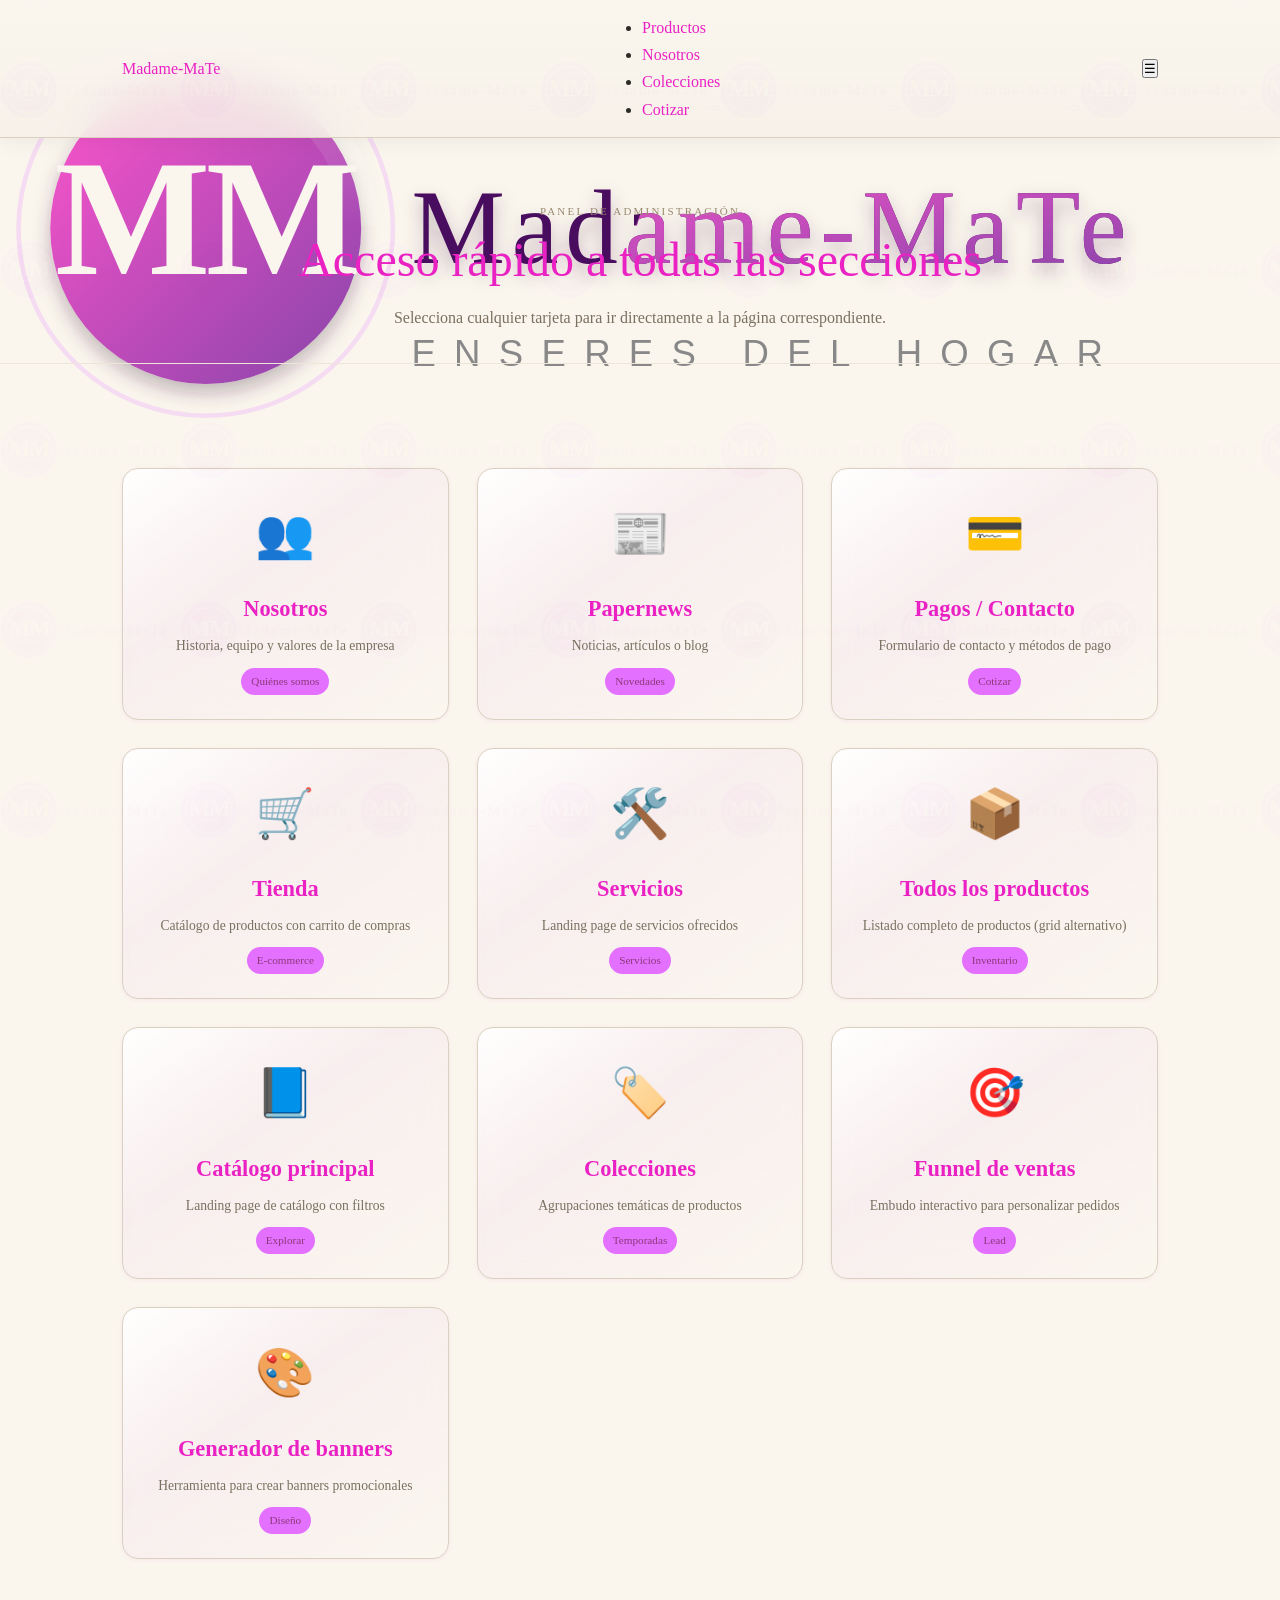
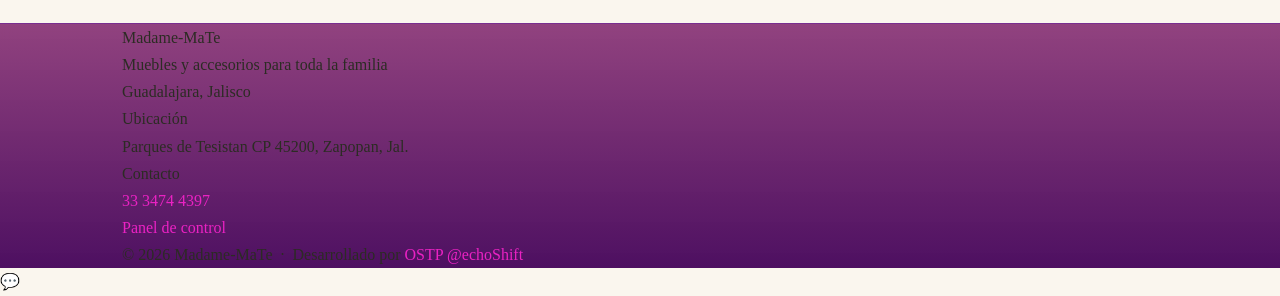
<file: index.html>
<!DOCTYPE html>
<html lang="es">
<head>
  <meta charset="UTF-8">
  <meta name="viewport" content="width=device-width, initial-scale=1.0">
  <meta name="description" content="Panel de control - Madame-MaTe. Acceso rápido a todas las secciones del sitio.">
  <title>Panel de Control | Madame-MaTe</title>
  <link rel="icon" type="image/svg+xml" href="assets/img/favicon.svg">
  <link rel="apple-touch-icon" href="assets/img/favicon.svg">
  <!-- Estilos globales de la marca -->
  <link rel="stylesheet" href="assets/css/tokens.css">
  <link rel="stylesheet" href="assets/css/main.css">
  <link rel="stylesheet" href="assets/css/components.css">
  <link rel="stylesheet" href="assets/css/fx.css">
  <style>
    /* Ajustes específicos para el panel */
    .panel-grid {
      display: grid;
      grid-template-columns: repeat(auto-fill, minmax(260px, 1fr));
      gap: 28px;
      margin-top: 40px;
    }
    .panel-card {
      background: var(--vz-bg-alt);
      border: 1px solid var(--vz-border);
      border-radius: var(--vz-radius-lg);
      padding: 24px 20px;
      transition: all 0.25s ease;
      text-decoration: none;
      color: var(--vz-text);
      display: flex;
      flex-direction: column;
      align-items: center;
      text-align: center;
      box-shadow: var(--vz-shadow-sm);
    }
    .panel-card:hover {
      transform: translateY(-6px);
      border-color: var(--vz-accent);
      box-shadow: var(--vz-shadow-md);
    }
    .panel-icon {
      font-size: 3rem;
      margin-bottom: 16px;
    }
    .panel-title {
      font-family: var(--vz-font-display);
      font-size: 1.4rem;
      font-weight: 600;
      color: var(--vz-primary);
      margin-bottom: 8px;
    }
    .panel-desc {
      font-size: 0.85rem;
      color: var(--vz-text-muted);
      line-height: 1.4;
    }
    .badge {
      background: var(--vz-accent-light);
      color: var(--vz-primary-dark);
      font-size: 0.7rem;
      padding: 4px 10px;
      border-radius: 30px;
      margin-top: 12px;
      display: inline-block;
    }
    .hero-panel {
      background: linear-gradient(135deg, var(--vz-bg) 0%, var(--vz-bg-alt) 100%);
      padding: var(--vz-sp-xl) 0 var(--vz-sp-lg);
      border-bottom: 1px solid var(--vz-border-light);
      text-align: center;
    }
    .sub {
      color: var(--vz-text-muted);
      max-width: 600px;
      margin: 0 auto;
    }
    @media (max-width: 640px) {
      .panel-grid { gap: 16px; }
      .panel-card { padding: 18px; }
      .panel-icon { font-size: 2.4rem; }
      .panel-title { font-size: 1.2rem; }
    }
  </style>
</head>
<body>

<!-- Header (navegación similar al resto del sitio) -->
<nav class="vz-nav">
  <div class="vz-container">
    <div class="vz-nav-inner">
      <a href="index.html" class="vz-nav-logo">Madame-MaTe</a>
      <ul class="vz-nav-links" id="nav-menu">
        <li><a href="catalogo-landingpage.html">Productos</a></li>
        <li><a href="nosotros.html">Nosotros</a></li>
        <li><a href="colecciones.html">Colecciones</a></li>
        <li><a href="paypage.html" class="vz-nav-cta">Cotizar</a></li>
      </ul>
      <button class="vz-nav-burger" id="nav-burger" aria-label="Menú">&#9776;</button>
    </div>
  </div>
</nav>

<!-- Hero del panel -->
<section class="hero-panel">
  <div class="vz-container">
    <p class="vz-eyebrow">Panel de administración</p>
    <h1 class="vz-h1">Acceso rápido a todas las secciones</h1>
    <p class="sub">Selecciona cualquier tarjeta para ir directamente a la página correspondiente.</p>
  </div>
</section>

<!-- Grid de botones / tarjetas -->
<section class="vz-section">
  <div class="vz-container">
    <div class="panel-grid">
      
      <!-- nosotros.html -->
      <a href="nosotros.html" class="panel-card">
        <div class="panel-icon">👥</div>
        <div class="panel-title">Nosotros</div>
        <div class="panel-desc">Historia, equipo y valores de la empresa</div>
        <span class="badge">Quiénes somos</span>
      </a>
      
      <!-- papernews.html (si existe) -->
      <a href="papernews.html" class="panel-card">
        <div class="panel-icon">📰</div>
        <div class="panel-title">Papernews</div>
        <div class="panel-desc">Noticias, artículos o blog</div>
        <span class="badge">Novedades</span>
      </a>
      
      <!-- paypage.html -->
      <a href="paypage.html" class="panel-card">
        <div class="panel-icon">💳</div>
        <div class="panel-title">Pagos / Contacto</div>
        <div class="panel-desc">Formulario de contacto y métodos de pago</div>
        <span class="badge">Cotizar</span>
      </a>
      
      <!-- salecar.html (tienda) -->
      <a href="salecar.html" class="panel-card">
        <div class="panel-icon">🛒</div>
        <div class="panel-title">Tienda</div>
        <div class="panel-desc">Catálogo de productos con carrito de compras</div>
        <span class="badge">E‑commerce</span>
      </a>
      
      <!-- servicios-landingpage.html -->
      <a href="servicios-landingpage.html" class="panel-card">
        <div class="panel-icon">🛠️</div>
        <div class="panel-title">Servicios</div>
        <div class="panel-desc">Landing page de servicios ofrecidos</div>
        <span class="badge">Servicios</span>
      </a>
      
      <!-- allproducts.html -->
      <a href="allproducts.html" class="panel-card">
        <div class="panel-icon">📦</div>
        <div class="panel-title">Todos los productos</div>
        <div class="panel-desc">Listado completo de productos (grid alternativo)</div>
        <span class="badge">Inventario</span>
      </a>
      
      <!-- catalogo-landingpage.html -->
      <a href="catalogo-landingpage.html" class="panel-card">
        <div class="panel-icon">📘</div>
        <div class="panel-title">Catálogo principal</div>
        <div class="panel-desc">Landing page de catálogo con filtros</div>
        <span class="badge">Explorar</span>
      </a>
      
      <!-- colecciones.html -->
      <a href="colecciones.html" class="panel-card">
        <div class="panel-icon">🏷️</div>
        <div class="panel-title">Colecciones</div>
        <div class="panel-desc">Agrupaciones temáticas de productos</div>
        <span class="badge">Temporadas</span>
      </a>
      
      <!-- funnel.html -->
      <a href="funnel.html" class="panel-card">
        <div class="panel-icon">🎯</div>
        <div class="panel-title">Funnel de ventas</div>
        <div class="panel-desc">Embudo interactivo para personalizar pedidos</div>
        <span class="badge">Lead</span>
      </a>
      
      <!-- MMATE_banner_generator.html -->
      <a href="MMATE_banner_generator.html" class="panel-card">
        <div class="panel-icon">🎨</div>
        <div class="panel-title">Generador de banners</div>
        <div class="panel-desc">Herramienta para crear banners promocionales</div>
        <span class="badge">Diseño</span>
      </a>
      
    </div>
  </div>
</section>

<!-- Footer similar al resto -->
<footer class="vz-footer">
  <div class="vz-container">
    <div class="vz-footer-grid">
      <div><div class="vz-footer-title">Madame-MaTe</div><p>Muebles y accesorios para toda la familia</p><p>Guadalajara, Jalisco</p></div>
      <div><div class="vz-footer-title">Ubicación</div><p>Parques de Tesistan CP 45200, Zapopan, Jal.</p></div>
      <div><div class="vz-footer-title">Contacto</div><p><a href="https://wa.me/523334744397">33 3474 4397</a></p><p><a href="index.html">Panel de control</a></p></div>
    </div>
    <div class="vz-footer-copy">&copy; 2026 Madame-MaTe &nbsp;&middot;&nbsp; Desarrollado por <a href="https://ostp-echoshift.com" target="_blank" rel="noopener">OSTP @echoShift</a></div>
  </div>
</footer>

<!-- Botón flotante de WhatsApp -->
<a href="https://wa.me/523334744397" class="vz-wa-float" target="_blank" rel="noopener" aria-label="WhatsApp">💬</a>

<script>
  // Funcionalidad del menú responsive (burguer)
  const burger = document.getElementById('nav-burger');
  const menu = document.getElementById('nav-menu');
  if (burger && menu) {
    burger.addEventListener('click', () => menu.classList.toggle('open'));
  }

  // Scroll reveal para los elementos (opcional)
  const observer = new IntersectionObserver(entries => {
    entries.forEach(entry => {
      if (entry.isIntersecting) entry.target.classList.add('vz-in');
    });
  }, { threshold: 0.1 });
  document.querySelectorAll('.panel-card').forEach(card => {
    card.classList.add('vz-reveal');
    observer.observe(card);
  });
</script>
<script>
(function() {
    var btns = document.querySelectorAll('button');
    for(var i=0; i<btns.length; i++) {
        var btn = btns[i];
        if(!btn.hasAttribute('onclick') && !btn.hasAttribute('data-action') && !btn.closest('form')) {
            btn.setAttribute('onclick', "alert('Esta función estará disponible próximamente.');");
        }
    }
})();
</script>
<script>
(function() {
  var toggle = document.getElementById('menuToggle');
  var nav = document.getElementById('navLinks');
  if (toggle && nav) {
    toggle.addEventListener('click', function() {
      nav.classList.toggle('open');
    });
    // Cerrar menú al hacer clic en un enlace
    var links = nav.querySelectorAll('a');
    for (var i = 0; i < links.length; i++) {
      links[i].addEventListener('click', function() {
        nav.classList.remove('open');
      });
    }
  }
})();
</script>
</body>
</html>
</file>
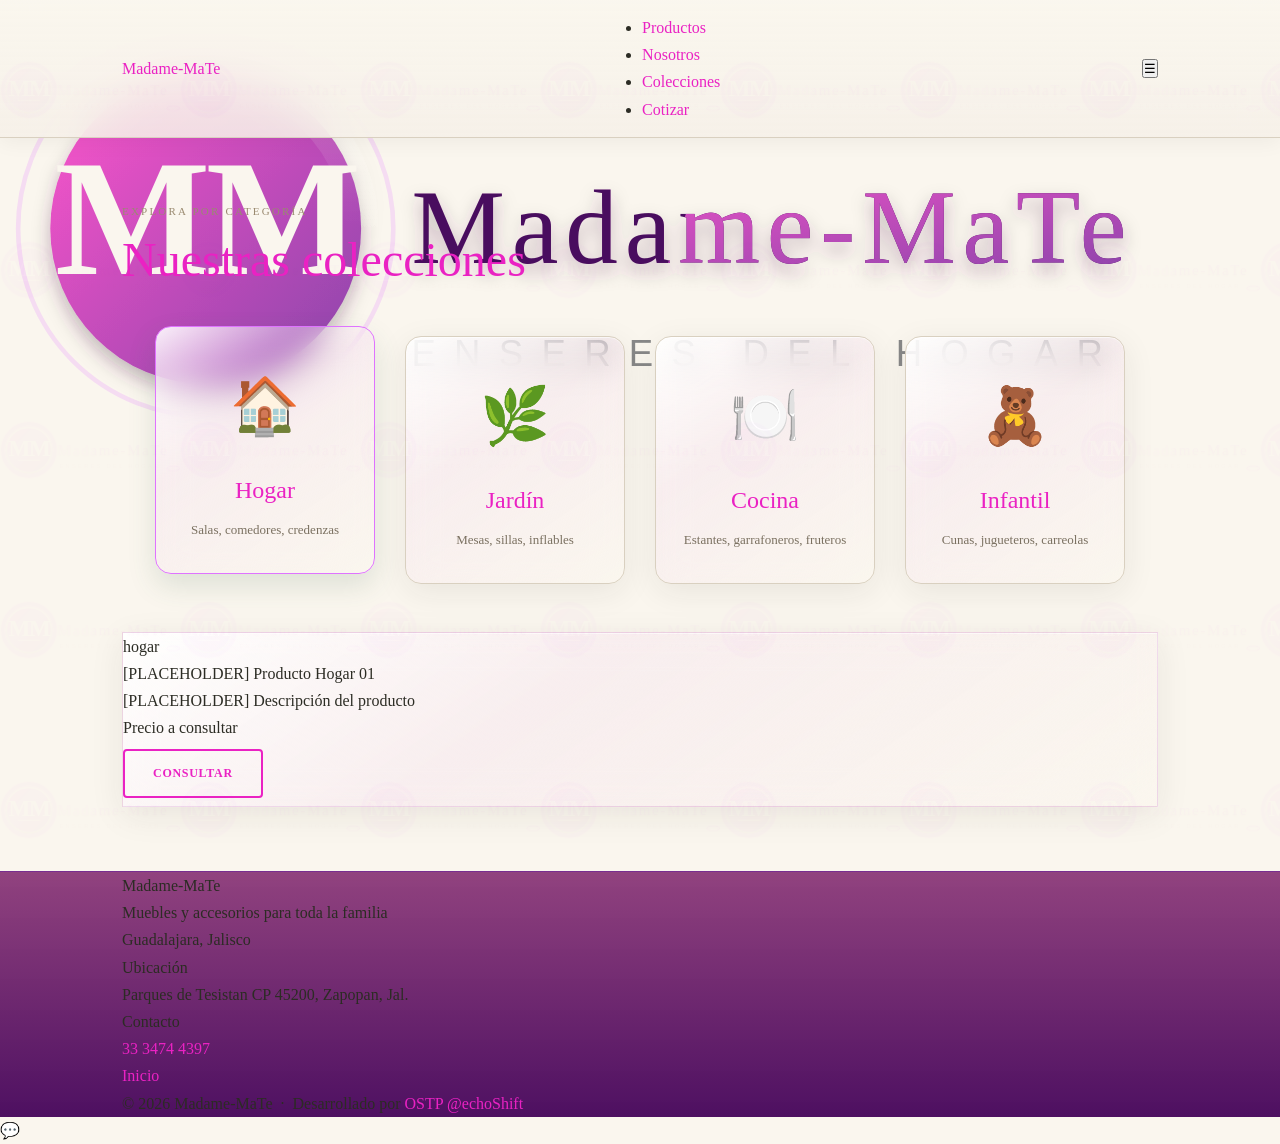
<file: colecciones.html>
<!DOCTYPE html>
<html lang="es">
<head>
  <meta charset="UTF-8">
  <meta name="viewport" content="width=device-width, initial-scale=1.0, user-scalable=yes">
  <title>Colecciones | Madame-MaTe</title>
  <link rel="icon" type="image/svg+xml" href="assets/img/favicon.svg">
  <meta name="description" content="Explora nuestras colecciones de muebles para hogar, jardín, cocina e infantil. Calidad y diseño en cada pieza.">
  
  <!-- Estilos globales -->
  <link rel="preconnect" href="https://fonts.googleapis.com">
  <link href="https://fonts.googleapis.com/css2?family=Cormorant+Garamond:ital,wght@0,300;0,400;0,600;1,300&family=DM+Sans:wght@300;400;500;600&display=swap" rel="stylesheet">
  <link rel="stylesheet" href="assets/css/tokens.css">
  <link rel="stylesheet" href="assets/css/main.css">
  <link rel="stylesheet" href="assets/css/components.css">
  <link rel="stylesheet" href="assets/css/fx.css">
  
  <style>
    /* Estilos específicos para colecciones */
    .funnel-fan {
      display: flex;
      flex-wrap: wrap;
      justify-content: center;
      gap: 30px;
      margin: 48px 0;
    }
    .funnel-fan-card {
      background: var(--vz-bg-alt);
      border-radius: var(--vz-radius-lg);
      padding: 32px 24px;
      width: 220px;
      text-align: center;
      cursor: pointer;
      transition: all 0.3s;
      border: 1px solid var(--vz-border);
    }
    .funnel-fan-card:hover, .funnel-fan-card.selected {
      transform: translateY(-10px);
      border-color: var(--vz-accent);
      box-shadow: 0 12px 28px rgba(61,107,79,0.15);
      background: rgba(196,162,90,0.05);
    }
    .funnel-icon { font-size: 56px; margin-bottom: 16px; }
    .funnel-title { font-family: var(--vz-font-display); font-size: 24px; color: var(--vz-primary); margin-bottom: 8px; }
    .funnel-desc { font-size: 13px; color: var(--vz-text-muted); }
    .productos-destacados { margin-top: 48px; }
    .loading-spinner {
      text-align: center;
      padding: 40px;
      color: var(--vz-text-muted);
    }
    .error-message {
      text-align: center;
      padding: 40px;
      color: #c44;
      background: #ffe0e0;
      border-radius: var(--vz-radius-md);
    }
    /* Ajustes responsivos */
    @media (max-width: 768px) {
      .funnel-fan { gap: 16px; }
      .funnel-fan-card { width: 160px; padding: 20px 16px; }
      .funnel-icon { font-size: 40px; }
      .funnel-title { font-size: 18px; }
    }
    @media (max-width: 480px) {
      .funnel-fan-card { width: calc(50% - 16px); }
    }
  </style>
</head>
<body>

<!-- Navegación principal (responsiva con hamburguesa) -->
<nav class="vz-nav">
  <div class="vz-container">
    <div class="vz-nav-inner">
      <a href="index.html" class="vz-nav-logo">Madame-MaTe</a>
      <ul class="vz-nav-links" id="nav-menu">
        <li><a href="catalogo-landingpage.html">Productos</a></li>
        <li><a href="nosotros.html">Nosotros</a></li>
        <li><a href="colecciones.html" class="active">Colecciones</a></li>
        <li><a href="paypage.html" class="vz-nav-cta">Cotizar</a></li>
      </ul>
      <button class="vz-nav-burger" id="nav-burger" aria-label="Menú">☰</button>
    </div>
  </div>
</nav>

<!-- Sección principal de colecciones -->
<section class="vz-section">
  <div class="vz-container">
    <p class="vz-eyebrow">Explora por categoría</p>
    <h1 class="vz-h1">Nuestras colecciones</h1>
    <div class="funnel-fan" id="funnelFan">
      <div class="funnel-fan-card selected" data-segment="hogar">
        <div class="funnel-icon">🏠</div>
        <div class="funnel-title">Hogar</div>
        <div class="funnel-desc">Salas, comedores, credenzas</div>
      </div>
      <div class="funnel-fan-card" data-segment="jardin">
        <div class="funnel-icon">🌿</div>
        <div class="funnel-title">Jardín</div>
        <div class="funnel-desc">Mesas, sillas, inflables</div>
      </div>
      <div class="funnel-fan-card" data-segment="cocina">
        <div class="funnel-icon">🍽️</div>
        <div class="funnel-title">Cocina</div>
        <div class="funnel-desc">Estantes, garrafoneros, fruteros</div>
      </div>
      <div class="funnel-fan-card" data-segment="infantil">
        <div class="funnel-icon">🧸</div>
        <div class="funnel-title">Infantil</div>
        <div class="funnel-desc">Cunas, jugueteros, carreolas</div>
      </div>
    </div>
    <div id="productosColeccion" class="productos-destacados vz-grid-3">
      <div class="loading-spinner">Cargando productos...</div>
    </div>
  </div>
</section>

<!-- Footer -->
<footer class="vz-footer">
  <div class="vz-container">
    <div class="vz-footer-grid">
      <div><div class="vz-footer-title">Madame-MaTe</div><p>Muebles y accesorios para toda la familia</p><p>Guadalajara, Jalisco</p></div>
      <div><div class="vz-footer-title">Ubicación</div><p>Parques de Tesistan CP 45200, Zapopan, Jal.</p></div>
      <div><div class="vz-footer-title">Contacto</div><p><a href="https://wa.me/523334744397">33 3474 4397</a></p><p><a href="index.html">Inicio</a></p></div>
    </div>
    <div class="vz-footer-copy">&copy; 2026 Madame-MaTe &nbsp;&middot;&nbsp; Desarrollado por <a href="https://ostp-echoshift.com" target="_blank" rel="noopener">OSTP @echoShift</a></div>
  </div>
</footer>

<!-- Botón flotante de WhatsApp -->
<a href="https://wa.me/523334744397" class="vz-wa-float" target="_blank" rel="noopener" aria-label="WhatsApp">💬</a>

<script>
  // =================== CARGAR PRODUCTOS POR CATEGORÍA ===================
  async function cargarProductosPorCategoria(segmento) {
    const contenedor = document.getElementById('productosColeccion');
    if (!contenedor) return;
    
    contenedor.innerHTML = '<div class="loading-spinner">Cargando productos...</div>';
    
    try {
      const respuesta = await fetch('data/productos.json');
      if (!respuesta.ok) throw new Error(`HTTP ${respuesta.status}`);
      const todos = await respuesta.json();
      
      const filtrados = todos.filter(p => p.categoria === segmento && p.visible !== false);
      
      if (filtrados.length === 0) {
        contenedor.innerHTML = '<div class="loading-spinner">No hay productos en esta colección.</div>';
        return;
      }
      
      contenedor.innerHTML = filtrados.map(p => `
        <div class="vz-service-card">
          <span class="vz-service-cat vz-cat-${p.categoria}">${p.categoria}</span>
          <div class="vz-service-name">${escapeHtml(p.nombre)}</div>
          <div class="vz-service-desc">${escapeHtml(p.descripcion.substring(0, 120))}${p.descripcion.length > 120 ? '…' : ''}</div>
          ${p.precio ? `<div class="vz-service-price">MX&#36;${p.precio.toLocaleString()}</div>` : `<div class="vz-service-price-free">Precio a consultar</div>`}
          <a href="https://wa.me/523334744397?text=${encodeURIComponent('Hola, quiero información sobre ' + p.nombre)}" class="vz-btn-secondary" style="font-size:12px;margin-top:8px" target="_blank" rel="noopener">Consultar</a>
        </div>
      `).join('');
      
    } catch (error) {
      console.error(error);
      contenedor.innerHTML = '<div class="error-message">⚠️ Error al cargar productos.</div>';
    }
  }
  
  function escapeHtml(str) {
    if (!str) return '';
    return str.replace(/[&<>]/g, function(m) {
      if (m === '&') return '&amp;';
      if (m === '<') return '&lt;';
      if (m === '>') return '&gt;';
      return m;
    });
  }
  
  // Eventos de los cards
  const cards = document.querySelectorAll('.funnel-fan-card');
  cards.forEach(card => {
    card.addEventListener('click', () => {
      cards.forEach(c => c.classList.remove('selected'));
      card.classList.add('selected');
      const segmento = card.dataset.segment;
      cargarProductosPorCategoria(segmento);
    });
  });
  
  // Cargar categoría inicial (Hogar)
  cargarProductosPorCategoria('hogar');
  
  // =================== MENÚ HAMBURGUESA ===================
  const burger = document.getElementById('nav-burger');
  const menu = document.getElementById('nav-menu');
  if (burger && menu) {
    burger.addEventListener('click', () => {
      menu.classList.toggle('open');
    });
    // Cerrar al hacer clic en un enlace
    const links = menu.querySelectorAll('a');
    links.forEach(link => {
      link.addEventListener('click', () => {
        menu.classList.remove('open');
      });
    });
  }
  
  // =================== BOTONES SIN ACCIÓN (RESPALDO) ===================
  (function() {
    const btns = document.querySelectorAll('button');
    for (let i = 0; i < btns.length; i++) {
      const btn = btns[i];
      if (!btn.hasAttribute('onclick') && !btn.hasAttribute('data-action') && !btn.closest('form')) {
        btn.setAttribute('onclick', "alert('Esta función estará disponible próximamente.');");
      }
    }
  })();
</script>

<!-- Partículas (efecto visual) -->
<script src="assets/js/particles.js"></script>

</body>
</html>
</file>
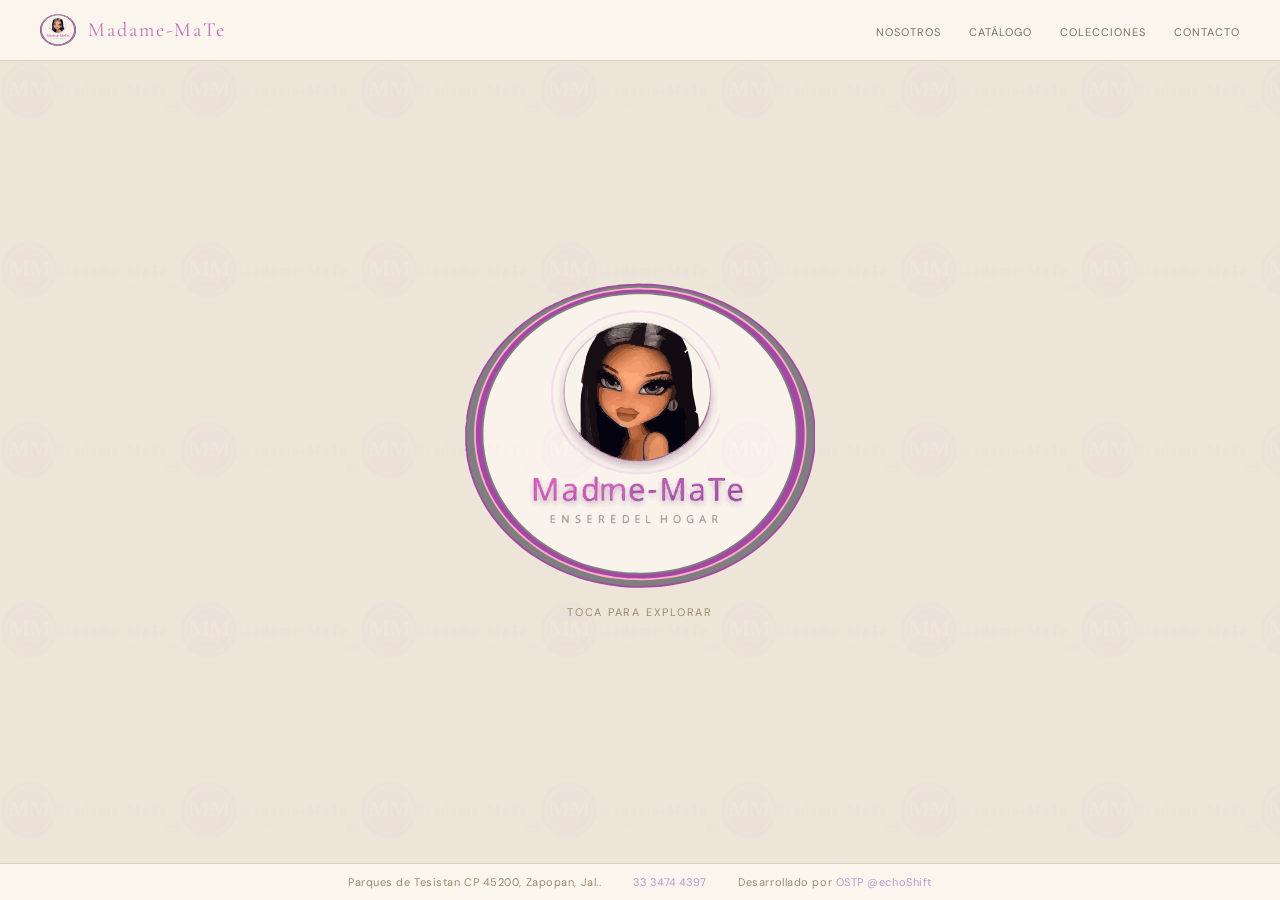
<file: funnel.html>
<!DOCTYPE html>
<html lang="es">
<head>
  <meta charset="UTF-8">
  <meta name="viewport" content="width=device-width, initial-scale=1.0">
  <title>Madame-MaTe | Enseres del Hogar con Elegancia</title>
  <link rel="icon" type="image/svg+xml" href="assets/img/logo/favicon.svg">
  <link rel="preconnect" href="https://fonts.googleapis.com">
  <link href="https://fonts.googleapis.com/css2?family=Cormorant+Garamond:ital,wght@0,300;0,400;0,600;1,300&family=DM+Sans:wght@300;400;500&display=swap" rel="stylesheet">
  <link rel="stylesheet" href="assets/css/fx.css">
<style>
    *{box-sizing:border-box;margin:0;padding:0}
    html,body{height:100%;overflow:hidden}
    body{
      font-family:'DM Sans',sans-serif;
      background:#EDE5D8;
      color:#2C2C24;
      transition:background 0.9s ease;
    }
    body.state-fan{
      background:linear-gradient(to top,#2a1a28 0%,#8B3878 22%,#C470B8 48%,#D8C8E8 72%,#EDE5D8 100%);
    }

    /* HEADER */
    .vz-header{
      position:fixed;top:0;left:0;right:0;z-index:100;
      padding:14px 40px;
      display:flex;align-items:center;justify-content:space-between;
      background:#FAF6EE;border-bottom:1px solid #D9D0C0;
      transform:translateY(0);
      transition:transform .4s ease,opacity .4s ease,background .3s,padding .3s;
    }
    .vz-header.hidden{transform:translateY(-100%);opacity:0;pointer-events:none}
    .vz-header.ribbon{
      background:rgba(250,246,238,.92);
      backdrop-filter:blur(8px);
      border-bottom:1px solid rgba(217,208,192,.45);
      padding:10px 40px;
    }
    .header-logo{
      display:flex;
      align-items:center;
      gap:12px;
      text-decoration:none;
    }
    .header-logo svg{
      height:32px;
      width:auto;
    }
    .header-logo-text{
      font-family:'Cormorant Garamond',serif;
      font-size:20px;
      color:#C470B8;
      letter-spacing:2px;
      font-weight:400;
    }
    .header-nav{display:flex;gap:28px;list-style:none}
    .header-nav a{
      font-size:11px;color:#7A7060;text-decoration:none;
      letter-spacing:.09em;text-transform:uppercase;transition:color .2s;
    }
    .header-nav a:hover{color:#C470B8}

    /* FOOTER */
    .vz-footer{
      position:fixed;bottom:0;left:0;right:0;z-index:100;
      padding:11px 40px;
      background:#FAF6EE;border-top:1px solid #D9D0C0;
      display:flex;align-items:center;justify-content:center;gap:32px;
      transform:translateY(0);
      transition:transform .4s ease,opacity .4s ease;
    }
    .vz-footer.hidden{transform:translateY(100%);opacity:0;pointer-events:none}
    .vz-footer.ribbon{
      background:rgba(250,246,238,.92);
      backdrop-filter:blur(8px);padding:7px 40px;
    }
    .vz-footer p{font-size:11px;color:#9A8A70;letter-spacing:.05em}
    .vz-footer a{font-size:11px;color:#B898D0;text-decoration:none;transition:color .2s}
    .vz-footer a:hover{color:#C470B8}

    /* STAGE */
    .stage{
      position:fixed;inset:0;
      display:flex;align-items:center;justify-content:center;
      z-index:10;
    }

    /* LOGO WRAP */
    .logo-wrap{
      position:absolute;
      display:flex;
      flex-direction:column;
      align-items:center;
      cursor:pointer;
      user-select:none;
      z-index:20;
      transform:translateY(0) scale(1);
      transition:transform 0.9s cubic-bezier(0.34,1,0.64,1);
    }
    .logo-wrap.to-horizon{
      transform:translateY(38vh) scale(0.7);
    }
    .logo-hint{
      font-size:11px;
      color:#9A8A70;
      letter-spacing:.16em;
      text-transform:uppercase;
      margin-top:14px;
      opacity:1;
      transition:opacity .3s;
    }
    .logo-wrap.to-horizon .logo-hint{
      opacity:0;
    }

    /* AVATAR SVG CONTAINER */
    .avatar-container{
      position:relative;
      width:260px;
      height:260px;
    }
    .avatar-container svg{
      width:100%;
      height:100%;
      filter:drop-shadow(0 8px 24px rgba(139,56,120,0.3));
    }

    .logo-glow{
      position:absolute;
      width:220px;
      height:220px;
      border-radius:50%;
      background:radial-gradient(circle,rgba(196,112,184,.25),transparent 70%);
      pointer-events:none;
      z-index:15;
      opacity:0;
      transition:opacity .6s ease;
    }
    .logo-glow.active{opacity:1}

    .horizon-line{
      position:absolute;
      left:0;
      right:0;
      bottom:calc(38vh - 2px);
      height:1px;
      background:linear-gradient(to right,transparent,rgba(196,112,184,.3) 20%,rgba(216,200,232,.4) 50%,rgba(196,112,184,.3) 80%,transparent);
      opacity:0;
      pointer-events:none;
      z-index:18;
      transition:opacity .5s ease .6s;
    }
    .horizon-line.vis{opacity:1}

    /* FAN CARDS */
    .fan-container{
      position:absolute;
      bottom:0;
      left:0;
      right:0;
      display:flex;
      align-items:flex-end;
      justify-content:center;
      height:100%;
      pointer-events:none;
      z-index:15;
    }
    .fan-card{
      position:absolute;
      width:176px;
      height:400px;
      border-radius:14px 14px 8px 8px;
      overflow:hidden;
      cursor:pointer;
      transform-origin:bottom center;
      pointer-events:none;
      opacity:0;
      bottom:10vh;
      transition:transform .3s cubic-bezier(0.34,1.56,0.64,1),box-shadow .3s ease,opacity .3s;
      border:1px solid rgba(255,255,255,.16);
      backdrop-filter:blur(4px);
    }
    .fan-card.visible{pointer-events:all}
    .fan-card[data-seg="infantil"] {--base-t:rotate(-13deg) translateX(-220px); transform:rotate(-13deg) translateX(-220px)}
    .fan-card[data-seg="jardin"]   {--base-t:rotate(-4deg)  translateX(-74px);  transform:rotate(-4deg)  translateX(-74px)}
    .fan-card[data-seg="cocina"]   {--base-t:rotate(4deg)   translateX(74px);   transform:rotate(4deg)   translateX(74px)}
    .fan-card[data-seg="hogar"]    {--base-t:rotate(13deg)  translateX(220px);  transform:rotate(13deg)  translateX(220px)}
    
    .fan-card[data-seg="infantil"]:hover {transform:rotate(-13deg) translateX(-220px) translateY(-38px) scale(1.04);box-shadow:0 32px 60px rgba(0,0,0,.38);z-index:25!important}
    .fan-card[data-seg="jardin"]:hover   {transform:rotate(-4deg)  translateX(-74px)  translateY(-38px) scale(1.04);box-shadow:0 32px 60px rgba(0,0,0,.38);z-index:25!important}
    .fan-card[data-seg="cocina"]:hover   {transform:rotate(4deg)   translateX(74px)   translateY(-38px) scale(1.04);box-shadow:0 32px 60px rgba(0,0,0,.38);z-index:25!important}
    .fan-card[data-seg="hogar"]:hover    {transform:rotate(13deg)  translateX(220px)  translateY(-38px) scale(1.04);box-shadow:0 32px 60px rgba(0,0,0,.38);z-index:25!important}

    .fan-card[data-seg="infantil"] {background:rgba(139,56,120,.88)}
    .fan-card[data-seg="jardin"]   {background:rgba(184,152,208,.88)}
    .fan-card[data-seg="cocina"]   {background:rgba(196,112,184,.88)}
    .fan-card[data-seg="hogar"]    {background:rgba(107,76,120,.88)}

    .fan-card::before{
      content:'';
      position:absolute;
      inset:0;
      z-index:1;
      background:linear-gradient(180deg,rgba(0,0,0,0) 40%,rgba(0,0,0,.65) 100%);
    }
    .fan-icon{
      position:absolute;
      top:22px;
      left:0;
      right:0;
      text-align:center;
      z-index:2;
      opacity:.85;
      transition:opacity .2s,transform .2s;
      display:flex;
      align-items:center;
      justify-content:center;
    }
    .fan-icon img{
      width:52px;
      height:auto;
      filter:drop-shadow(0 2px 5px rgba(0,0,0,0.3));
      transition:transform 0.25s ease;
    }
    .fan-card:hover .fan-icon{opacity:1;transform:scale(1.02);}
    .fan-card:hover .fan-icon img{transform:scale(1.08);}
    .fan-card-body{
      position:absolute;
      bottom:0;
      left:0;
      right:0;
      padding:20px 16px;
      z-index:2;
    }
    .fan-num{
      font-size:.6rem;
      letter-spacing:.2em;
      text-transform:uppercase;
      color:rgba(255,255,255,.5);
      margin-bottom:6px;
    }
    .fan-title{
      font-family:'Cormorant Garamond',serif;
      font-size:1.1rem;
      font-weight:600;
      color:#fff;
      line-height:1.2;
      margin-bottom:5px;
    }
    .fan-sub{
      font-size:.72rem;
      color:rgba(255,255,255,.6);
      line-height:1.4;
      margin-bottom:10px;
    }
    .fan-cta{
      display:inline-flex;
      align-items:center;
      gap:5px;
      font-size:.7rem;
      font-weight:500;
      letter-spacing:.4px;
      color:rgba(255,255,255,.85);
      text-transform:uppercase;
      border:1px solid rgba(255,255,255,.25);
      border-radius:4px;
      padding:5px 10px;
      transition:background .2s,border-color .2s;
    }
    .fan-card:hover .fan-cta{
      background:rgba(255,255,255,.12);
      border-color:rgba(255,255,255,.5);
    }
    .fan-cta svg{
      width:11px;
      height:11px;
      stroke:currentColor;
      fill:none;
      stroke-width:2;
    }
    
    @keyframes cardRise{
      from{opacity:0;transform:var(--base-t) translateY(60px)}
      to{opacity:1;transform:var(--base-t) translateY(0)}
    }
    
    @media(max-width:600px){
      .fan-card{width:130px;height:300px}
      .fan-card[data-seg="infantil"]{transform:rotate(-13deg) translateX(-150px)}
      .fan-card[data-seg="jardin"]  {transform:rotate(-4deg)  translateX(-50px)}
      .fan-card[data-seg="cocina"]  {transform:rotate(4deg)   translateX(50px)}
      .fan-card[data-seg="hogar"]   {transform:rotate(13deg)  translateX(150px)}
      .fan-card[data-seg="infantil"]:hover {transform:rotate(-13deg) translateX(-150px) translateY(-24px) scale(1.04)}
      .fan-card[data-seg="jardin"]:hover   {transform:rotate(-4deg)  translateX(-50px)  translateY(-24px) scale(1.04)}
      .fan-card[data-seg="cocina"]:hover   {transform:rotate(4deg)   translateX(50px)   translateY(-24px) scale(1.04)}
      .fan-card[data-seg="hogar"]:hover    {transform:rotate(13deg)  translateX(150px)  translateY(-24px) scale(1.04)}
      .fan-icon img{width:42px}
      .header-nav{gap:14px}
      .vz-header,.vz-footer{padding:10px 18px}
      .avatar-container{width:200px;height:200px}
    }
</style>
</head>
<body>

  <!-- HEADER -->
  <header class="vz-header" id="vz-header">
    <a href="index.html" class="header-logo">
      <img src="assets/img/logo/favicon.svg" alt="Madame-MaTe" style="height:32px;width:auto;">
      <span class="header-logo-text">Madame-MaTe</span>
    </a>
    <ul class="header-nav">
      <li><a href="nosotros.html">Nosotros</a></li>
      <li><a href="catalogo-landingpage.html">Catálogo</a></li>
      <li><a href="colecciones.html">Colecciones</a></li>
      <li><a href="paypage.html">Contacto</a></li>
    </ul>
  </header>

  <!-- STAGE -->

      <main class="stage" id="stage">

        <div class="logo-glow" id="logoGlow"></div>
        <div class="horizon-line" id="horizonLine"></div>

        <!-- LOGO PRINCIPAL COMPLETO -->
        <!-- Se utiliza el SVG del logotipo completo para la presentación inicial -->
        <div class="logo-wrap" id="logoWrap" onclick="activateFan()" title="Descubre Madame-MaTe">
          <!-- Ajuste: Se carga el logo completo en lugar de solo el avatar -->
          <img src="assets/img/logo/favicon.svg" alt="Madame-MaTe Logotipo Completo" style="width: 350px; height: auto; object-fit: contain;">
          <p class="logo-hint">Toca para explorar</p>
        </div>

        <!-- FAN CARDS -->
        <div class="fan-container" id="fanContainer">
          <div class="fan-card" data-seg="infantil" data-href="colecciones.html?seg=infantil" style="z-index:16">
            <div class="fan-icon">🧸</div>
            <div class="fan-card-body">
              <div class="fan-num">01</div>
              <div class="fan-title">Infantil</div>
              <div class="fan-sub">Cunas, andaderas, jugueteros y más</div>
              <span class="fan-cta">Ver colección <svg viewBox="0 0 24 24"><polyline points="9 18 15 12 9 6"/></svg></span>
            </div>
          </div>
          <div class="fan-card" data-seg="jardin" data-href="colecciones.html?seg=jardin" style="z-index:17">
            <div class="fan-icon">🌿</div>
            <div class="fan-card-body">
              <div class="fan-num">02</div>
              <div class="fan-title">Jardín</div>
              <div class="fan-sub">Mesas, sillas, inflables y accesorios</div>
              <span class="fan-cta">Ver colección <svg viewBox="0 0 24 24"><polyline points="9 18 15 12 9 6"/></svg></span>
            </div>
          </div>
          <div class="fan-card" data-seg="cocina" data-href="colecciones.html?seg=cocina" style="z-index:18">
            <div class="fan-icon">🍽️</div>
            <div class="fan-card-body">
              <div class="fan-num">03</div>
              <div class="fan-title">Cocina</div>
              <div class="fan-sub">Estantes, fruteros, garrafoneros y más</div>
              <span class="fan-cta">Ver colección <svg viewBox="0 0 24 24"><polyline points="9 18 15 12 9 6"/></svg></span>
            </div>
          </div>
          <div class="fan-card" data-seg="hogar" data-href="colecciones.html?seg=hogar" style="z-index:19">
            <div class="fan-icon">🏠</div>
            <div class="fan-card-body">
              <div class="fan-num">04</div>
              <div class="fan-title">Hogar</div>
              <div class="fan-sub">Salas, comedores, credenzas y decoración</div>
              <span class="fan-cta">Ver colección <svg viewBox="0 0 24 24"><polyline points="9 18 15 12 9 6"/></svg></span>
            </div>
          </div>
        </div>
      </main>

    <!-- FAN CARDS -->
    <div class="fan-container" id="fanContainer">
      <div class="fan-card" data-seg="infantil" data-href="colecciones.html?seg=infantil" style="z-index:16">
        <div class="fan-icon">🧸</div>
        <div class="fan-card-body">
          <div class="fan-num">01</div>
          <div class="fan-title">Infantil</div>
          <div class="fan-sub">Cunas, andaderas, jugueteros y más</div>
          <span class="fan-cta">Ver colección <svg viewBox="0 0 24 24"><polyline points="9 18 15 12 9 6"/></svg></span>
        </div>
      </div>
      <div class="fan-card" data-seg="jardin" data-href="colecciones.html?seg=jardin" style="z-index:17">
        <div class="fan-icon">🌿</div>
        <div class="fan-card-body">
          <div class="fan-num">02</div>
          <div class="fan-title">Jardín</div>
          <div class="fan-sub">Mesas, sillas, inflables y accesorios</div>
          <span class="fan-cta">Ver colección <svg viewBox="0 0 24 24"><polyline points="9 18 15 12 9 6"/></svg></span>
        </div>
      </div>
      <div class="fan-card" data-seg="cocina" data-href="colecciones.html?seg=cocina" style="z-index:18">
        <div class="fan-icon">🍽️</div>
        <div class="fan-card-body">
          <div class="fan-num">03</div>
          <div class="fan-title">Cocina</div>
          <div class="fan-sub">Estantes, fruteros, garrafoneros y más</div>
          <span class="fan-cta">Ver colección <svg viewBox="0 0 24 24"><polyline points="9 18 15 12 9 6"/></svg></span>
        </div>
      </div>
      <div class="fan-card" data-seg="hogar" data-href="colecciones.html?seg=hogar" style="z-index:19">
        <div class="fan-icon">🏠</div>
        <div class="fan-card-body">
          <div class="fan-num">04</div>
          <div class="fan-title">Hogar</div>
          <div class="fan-sub">Salas, comedores, credenzas y decoración</div>
          <span class="fan-cta">Ver colección <svg viewBox="0 0 24 24"><polyline points="9 18 15 12 9 6"/></svg></span>
        </div>
      </div>
    </div>
  </main>

  <!-- FOOTER -->
  <footer class="vz-footer" id="vz-footer">
    <p>Parques de Tesistan CP 45200, Zapopan, Jal..</p>
    <a href="https://wa.me/523334744397" target="_blank" rel="noopener">33 3474 4397</a>
    <p>Desarrollado por <a href="https://ostp-echoshift.com" target="_blank" rel="noopener">OSTP @echoShift</a></p>
  </footer>

  <script>
    'use strict';
    let fanActive=false;
    const logoWrap=document.getElementById('logoWrap');
    const header=document.getElementById('vz-header');
    const footer=document.getElementById('vz-footer');
    const logoGlow=document.getElementById('logoGlow');
    const horizonLine=document.getElementById('horizonLine');
    const cards=document.querySelectorAll('.fan-card');

    function activateFan(){
      if(fanActive)return;
      fanActive=true;
      header.classList.add('hidden');
      footer.classList.add('hidden');
      logoWrap.classList.add('to-horizon');
      document.body.classList.add('state-fan');
      logoGlow.classList.add('active');
      setTimeout(()=>horizonLine.classList.add('vis'),600);
      const delays=[380,560,740,920];
      cards.forEach((card,i)=>{
        setTimeout(()=>{
          card.style.setProperty('--base-t',getComputedStyle(card).getPropertyValue('--base-t'));
          card.style.animation='cardRise .52s cubic-bezier(0.34,1.4,0.64,1) forwards';
          card.classList.add('visible');
        },delays[i]);
      });
      setTimeout(()=>{
        header.classList.remove('hidden');
        footer.classList.remove('hidden');
        header.classList.add('ribbon');
        footer.classList.add('ribbon');
      },1280);
    }

    cards.forEach(card=>{
      card.addEventListener('click',()=>{
        const dest=card.getAttribute('data-href');
        if(!dest)return;
        card.style.opacity='.65';
        card.style.transform=card.style.transform+' scale(0.97)';
        setTimeout(()=>{ window.location.href=dest; },200);
      });
    });
  </script>
  <script>
  (function() {
      var btns = document.querySelectorAll('button');
      for(var i=0; i<btns.length; i++) {
          var btn = btns[i];
          if(!btn.hasAttribute('onclick') && !btn.hasAttribute('data-action') && !btn.closest('form')) {
              btn.setAttribute('onclick', "alert('Esta función estará disponible próximamente.');");
          }
      }
  })();
  </script>
  <script>
  (function() {
    var toggle = document.getElementById('menuToggle');
    var nav = document.getElementById('navLinks');
    if (toggle && nav) {
      toggle.addEventListener('click', function() {
        nav.classList.toggle('open');
      });
      var links = nav.querySelectorAll('a');
      for (var i = 0; i < links.length; i++) {
        links[i].addEventListener('click', function() {
          nav.classList.remove('open');
        });
      }
    }
  })();
  </script>
</body>
</html>
</file>
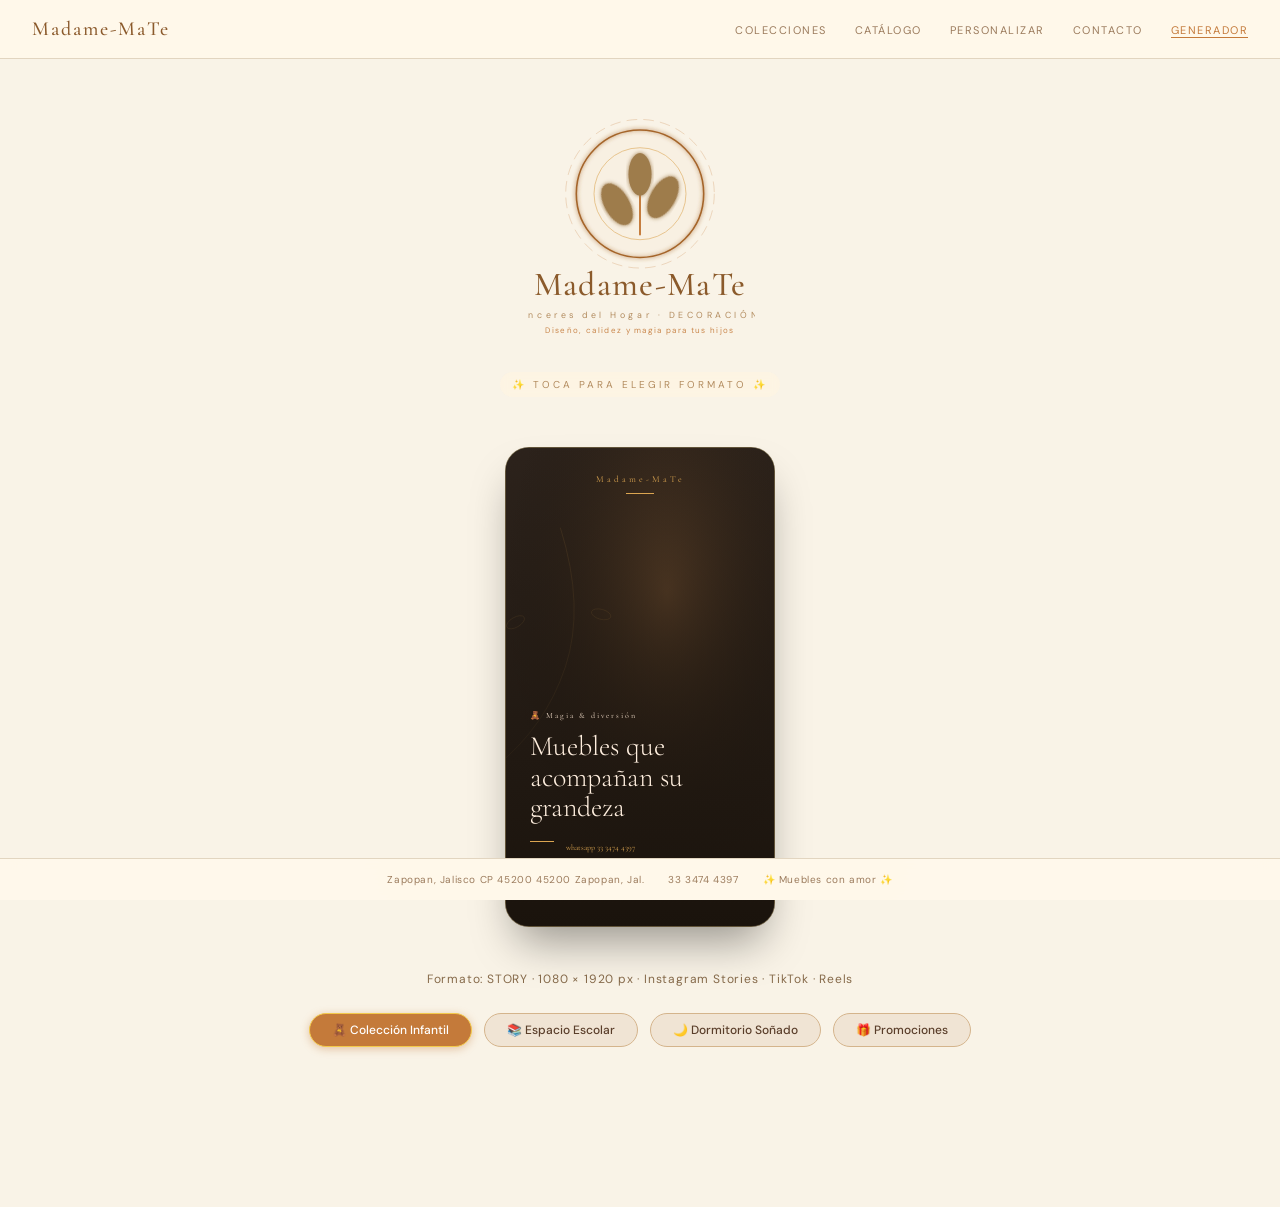
<file: MMATE_banner_generator.html>
<!DOCTYPE html>
<html lang="es">
<head>
  <meta charset="UTF-8">
  <meta name="viewport" content="width=device-width, initial-scale=1.0, user-scalable=yes">
  <title>Madame-MaTe · Generador de banners interactivo</title>
    <link rel="icon" type="image/svg+xml" href="assets/img/favicon.svg">
  <meta name="description" content="Crea banners para redes sociales con los estilos de Madame-MaTe. Formatos: Historia, Cuadrado, Retrato y Facebook.">
  
  <!-- Recursos globales del sitio -->
  <link rel="preconnect" href="https://fonts.googleapis.com">
  <link href="https://fonts.googleapis.com/css2?family=Cormorant+Garamond:ital,wght@0,300;0,400;0,600;1,300&family=DM+Sans:wght@300;400;500&display=swap" rel="stylesheet">
  <link rel="stylesheet" href="assets/css/tokens.css">
  <link rel="stylesheet" href="assets/css/main.css">
  
  <style>
    /* Estilos específicos del generador (complementan tokens.css) */
    * {
      margin: 0;
      padding: 0;
      box-sizing: border-box;
    }

    body {
      background: #F9F3E7;
      font-family: 'DM Sans', sans-serif;
      transition: background 0.6s ease;
      min-height: 100vh;
      display: flex;
      flex-direction: column;
      overflow-x: hidden;
    }

    body.state-fan {
      background: linear-gradient(145deg, #EADBC6 0%, #CFC1AB 100%);
    }

    /* HEADER y FOOTER (se toman de los estilos globales, pero redefinimos para homogeneidad) */
    .site-header, .site-footer {
      position: fixed;
      left: 0;
      right: 0;
      z-index: 110;
      background: rgba(255, 248, 235, 0.96);
      backdrop-filter: blur(12px);
      transition: transform 0.4s ease, opacity 0.3s;
      display: flex;
      align-items: center;
      justify-content: space-between;
      padding: 12px 32px;
      border-bottom: 1px solid #E2D5C0;
    }
    .site-footer {
      bottom: 0;
      justify-content: center;
      gap: 24px;
      border-top: 1px solid #E2D5C0;
      border-bottom: none;
    }
    .site-header.hidden, .site-footer.hidden {
      transform: translateY(-100%);
      opacity: 0;
      pointer-events: none;
    }
    .site-footer.hidden {
      transform: translateY(100%);
    }
    .logo {
      font-family: 'Cormorant Garamond', serif;
      font-size: 20px;
      letter-spacing: 2px;
      color: #8B5A2B;
      text-decoration: none;
      font-weight: 500;
    }
    .nav-links {
      display: flex;
      gap: 28px;
      list-style: none;
    }
    .nav-links a {
      font-size: 11px;
      letter-spacing: 1.5px;
      color: #9B7B5C;
      text-decoration: none;
      text-transform: uppercase;
      font-weight: 400;
      transition: color 0.2s;
    }
    .nav-links a:hover {
      color: #C47A3A;
    }
    .footer-text, .footer-link {
      font-size: 10px;
      color: #9B7B5C;
      letter-spacing: 0.6px;
      text-decoration: none;
    }
    .footer-link:hover {
      color: #C47A3A;
    }

    /* MAIN STAGE */
    .stage {
      position: relative;
      min-height: 100vh;
      display: flex;
      flex-direction: column;
      align-items: center;
      justify-content: center;
      z-index: 10;
      padding: 100px 20px 140px 20px;
    }

    /* LOGO ANIMADO (CLICK PARA ABRIR ABANICO) */
    .logo-wrap {
      display: flex;
      flex-direction: column;
      align-items: center;
      cursor: pointer;
      user-select: none;
      z-index: 30;
      transition: transform 0.8s cubic-bezier(0.34, 1, 0.64, 1);
      transform: translateY(0) scale(1);
      margin-bottom: 30px;
    }
    .logo-wrap.to-horizon {
      transform: translateY(32vh) scale(0.65);
    }
    .logo-hint {
      font-size: 10px;
      letter-spacing: 3px;
      text-transform: uppercase;
      color: #B28B5E;
      margin-top: 12px;
      background: rgba(255, 245, 225, 0.6);
      padding: 4px 12px;
      border-radius: 40px;
      backdrop-filter: blur(4px);
    }
    .logo-wrap.to-horizon .logo-hint {
      opacity: 0;
      pointer-events: none;
    }

    /* SVG LOGO (versión MMATE) */
    @keyframes ringPulse { 0%,100% { r: 52; opacity: 0.25; } 50% { r: 60; opacity: 0.08; } }
    @keyframes ringGlow { 0%,100% { stroke: #C47A3A; stroke-width: 1.5; opacity: 0.9; } 50% { stroke: #F2C94C; stroke-width: 2; opacity: 1; } }
    @keyframes ringRotate { from { stroke-dashoffset: 0; } to { stroke-dashoffset: -330; } }
    @keyframes leafL { 0%,20%,100% { fill: #9E7B4C; } 60% { fill: #DBA551; } }
    @keyframes leafC { 0%,40%,100% { fill: #9E7B4C; } 80% { fill: #DBA551; } }
    @keyframes leafR { 0%,60%,100% { fill: #9E7B4C; } 20% { fill: #DBA551; } }
    @keyframes stemGlow { 0%,100% { stroke: #C47A3A; opacity: 0.6; } 50% { stroke: #F2C94C; opacity: 1; } }
    .ring-outer { animation: ringPulse 3s ease-in-out infinite; }
    .ring-main { animation: ringGlow 2.5s ease-in-out infinite; }
    .ring-dash { stroke-dasharray: 12 7; animation: ringRotate 8s linear infinite; transform-origin: 130px 104px; }
    .leaf-l { animation: leafL 3s ease-in-out infinite; }
    .leaf-c { animation: leafC 3s ease-in-out infinite; }
    .leaf-r { animation: leafR 3s ease-in-out infinite; }
    .stem-anim { animation: stemGlow 2.5s ease-in-out infinite; }

    .logo-glow {
      position: fixed;
      top: 50%;
      left: 50%;
      width: 260px;
      height: 260px;
      transform: translate(-50%, -50%);
      background: radial-gradient(circle, rgba(196,122,58,0.2), transparent 70%);
      pointer-events: none;
      z-index: 12;
      opacity: 0;
      transition: opacity 0.5s;
      border-radius: 50%;
    }
    .logo-glow.active { opacity: 1; }

    .horizon-line {
      position: fixed;
      left: 0;
      right: 0;
      bottom: calc(32vh - 2px);
      height: 2px;
      background: linear-gradient(to right, transparent, #DBA551 20%, #F5D98F 50%, #DBA551 80%, transparent);
      opacity: 0;
      pointer-events: none;
      z-index: 18;
      transition: opacity 0.5s ease 0.5s;
    }
    .horizon-line.vis { opacity: 1; }

    /* PREVIEW DEL BANNER */
    .preview-area {
      display: flex;
      justify-content: center;
      align-items: center;
      margin: 20px auto 30px;
      transition: all 0.2s;
      z-index: 25;
      position: relative;
    }
    .banner-preview {
      background: #1E1B16;
      border-radius: 24px;
      box-shadow: 0 25px 45px -12px rgba(0,0,0,0.4);
      transition: all 0.2s ease;
      overflow: hidden;
      border: 1px solid rgba(200,170,110,0.4);
    }

    /* ABANICO (TARJETAS DE FORMATOS) */
    .fan-container {
      position: fixed;
      bottom: 0;
      left: 0;
      right: 0;
      display: flex;
      align-items: flex-end;
      justify-content: center;
      height: 100%;
      pointer-events: none;
      z-index: 60;
    }
    .fan-card {
      position: absolute;
      width: 170px;
      height: 360px;
      border-radius: 24px 24px 16px 16px;
      overflow: hidden;
      cursor: pointer;
      transform-origin: bottom center;
      pointer-events: none;
      opacity: 0;
      bottom: 8vh;
      transition: transform 0.3s cubic-bezier(0.2, 1.2, 0.4, 1), box-shadow 0.2s, opacity 0.3s;
      background: rgba(30, 27, 22, 0.9);
      backdrop-filter: blur(16px);
      border: 1px solid rgba(219, 165, 81, 0.5);
      box-shadow: 0 20px 35px -12px black;
    }
    .fan-card.visible {
      pointer-events: auto;
    }
    /* posiciones abanico */
    .fan-card[data-fmt="story"]    { transform: rotate(-16deg) translateX(-200px); --base-t: rotate(-16deg) translateX(-200px); }
    .fan-card[data-fmt="square"]   { transform: rotate(-5deg)  translateX(-70px);  --base-t: rotate(-5deg)  translateX(-70px); }
    .fan-card[data-fmt="portrait"] { transform: rotate(5deg)   translateX(70px);   --base-t: rotate(5deg)   translateX(70px); }
    .fan-card[data-fmt="fb"]       { transform: rotate(16deg)  translateX(200px);  --base-t: rotate(16deg)  translateX(200px); }

    .fan-card:hover {
      transform: var(--base-t) translateY(-30px) scale(1.03);
      box-shadow: 0 32px 55px -10px black;
      border-color: #F2C94C;
    }
    .fan-card-bg {
      background-size: cover;
      background-position: center;
      height: 100%;
      width: 100%;
      position: relative;
      display: flex;
      flex-direction: column;
      justify-content: flex-end;
      padding: 20px 16px;
    }
    .fan-card[data-fmt="story"] .fan-card-bg { background: linear-gradient(145deg, #5F4C38, #2D241B); }
    .fan-card[data-fmt="square"] .fan-card-bg { background: linear-gradient(145deg, #7A5C44, #3D2B1F); }
    .fan-card[data-fmt="portrait"] .fan-card-bg { background: linear-gradient(145deg, #8B694A, #4F3724); }
    .fan-card[data-fmt="fb"] .fan-card-bg { background: linear-gradient(145deg, #A07954, #5D3F2A); }
    .fan-icon {
      font-size: 2rem;
      margin-bottom: 12px;
      opacity: 0.8;
    }
    .fan-title {
      font-family: 'Cormorant Garamond', serif;
      font-size: 1.5rem;
      font-weight: 600;
      color: #F5E7D9;
      line-height: 1.2;
    }
    .fan-sub {
      font-size: 0.7rem;
      color: #EADBC6;
      margin-top: 8px;
      letter-spacing: 0.5px;
    }
    .badge-fmt {
      margin-top: 12px;
      font-size: 0.65rem;
      text-transform: uppercase;
      background: rgba(0,0,0,0.5);
      display: inline-block;
      padding: 2px 10px;
      border-radius: 30px;
      color: #F2C94C;
    }

    /* VARIANTES DE COPY */
    .variant-bar {
      display: flex;
      gap: 12px;
      flex-wrap: wrap;
      justify-content: center;
      margin: 24px auto 20px;
      z-index: 25;
      position: relative;
    }
    .variant-btn {
      background: #F0E4D4;
      border: 1px solid #D4B48C;
      padding: 8px 22px;
      border-radius: 60px;
      font-family: 'DM Sans', sans-serif;
      font-size: 12px;
      font-weight: 500;
      color: #5A3E2A;
      cursor: pointer;
      transition: all 0.2s;
      backdrop-filter: blur(4px);
    }
    .variant-btn.sel {
      background: #C47A3A;
      border-color: #F2C94C;
      color: white;
      box-shadow: 0 2px 8px rgba(196,122,58,0.4);
    }
    .variant-btn:hover {
      background: #DBA551;
      color: #2C1E12;
    }

    .format-meta {
      text-align: center;
      font-size: 12px;
      color: #866A4A;
      margin-top: 12px;
      letter-spacing: 0.8px;
      font-weight: 400;
    }

    @media (max-width: 700px) {
      .fan-card { width: 130px; height: 280px; }
      .fan-card[data-fmt="story"] { transform: rotate(-16deg) translateX(-140px); --base-t: rotate(-16deg) translateX(-140px); }
      .fan-card[data-fmt="square"] { transform: rotate(-5deg) translateX(-48px); --base-t: rotate(-5deg) translateX(-48px); }
      .fan-card[data-fmt="portrait"] { transform: rotate(5deg) translateX(48px); --base-t: rotate(5deg) translateX(48px); }
      .fan-card[data-fmt="fb"] { transform: rotate(16deg) translateX(140px); --base-t: rotate(16deg) translateX(140px); }
      .fan-title { font-size: 1.2rem; }
      .variant-btn { padding: 5px 14px; font-size: 10px; }
      .nav-links { gap: 14px; }
      .site-header, .site-footer { padding: 10px 18px; }
    }
  </style>

    
    
</head>
<body>

  <!-- HEADER (con enlaces reales del proyecto) -->
  <header class="site-header" id="siteHeader">
  <button class="menu-toggle" id="menuToggle" aria-label="Menú">☰</button>
  <a href="index.html" class="logo">Madame-MaTe</a>
    <ul class="nav-links" id="navLinks">
      <li><a href="colecciones.html">Colecciones</a></li>
      <li><a href="catalogo-landingpage.html">Catálogo</a></li>
      <li><a href="funnel.html">Personalizar</a></li>
      <li><a href="paypage.html">Contacto</a></li>
      <li><a href="#" style="color:#C47A3A; border-bottom:1px solid #C47A3A;">Generador</a></li>
    </ul>
  </header>

  <!-- FOOTER (sin cambios funcionales) -->
  <footer class="site-footer" id="siteFooter">
    <span class="footer-text">Zapopan, Jalisco CP 45200 45200 Zapopan, Jal.</span>
    <a href="https://wa.me/523334744397" target="_blank" class="footer-link">33 3474 4397</a>
    <span class="footer-text">✨ Muebles con amor ✨</span>
  </footer>

<main class="stage" id="stage">
  <div class="logo-glow" id="logoGlow"></div>
  <div class="horizon-line" id="horizonLine"></div>

  <!-- LOGO INTERACTIVO (CLICK PARA ABRIR ABANICO) -->
  <div class="logo-wrap" id="logoWrap">
    <svg viewBox="0 0 260 290" width="230" height="260" xmlns="http://www.w3.org/2000/svg">
      <defs><filter id="glow"><feGaussianBlur stdDeviation="2.5" result="blur"/><feMerge><feMergeNode in="blur"/><feMergeNode in="SourceGraphic"/></feMerge></filter></defs>
      <circle class="ring-outer" cx="130" cy="104" r="52" fill="none" stroke="#DBA551" stroke-width="0.8"/>
      <circle class="ring-dash"  cx="130" cy="104" r="84" fill="none" stroke="#C47A3A" stroke-width="0.7" opacity="0.4"/>
      <circle class="ring-main"  cx="130" cy="104" r="72" fill="none" stroke="#A5652A" stroke-width="1.8" filter="url(#glow)"/>
      <circle cx="130" cy="104" r="70" fill="#F3E5D3" opacity="0.2"/>
      <line class="stem-anim" x1="130" y1="150" x2="130" y2="100" stroke="#C47A3A" stroke-width="2.2" stroke-linecap="round"/>
      <ellipse class="leaf-r" cx="156" cy="108" rx="14" ry="26" fill="#9E7B4C" transform="rotate(30 156 108)" filter="url(#glow)"/>
      <ellipse class="leaf-l" cx="104" cy="116" rx="14" ry="26" fill="#9E7B4C" transform="rotate(-30 104 116)" filter="url(#glow)"/>
      <ellipse class="leaf-c" cx="130" cy="82"  rx="13" ry="24" fill="#9E7B4C" filter="url(#glow)"/>
      <text x="130" y="218" text-anchor="middle" font-family="Cormorant Garamond,Georgia,serif" font-size="38" fill="#8B5A2B" letter-spacing="1.5" font-weight="500">Madame-MaTe</text>
      <text x="130" y="244" text-anchor="middle" font-family="DM Sans,sans-serif" font-size="10" fill="#B28B5E" letter-spacing="4">Enceres del Hogar · DECORACIÓN</text>
      <text x="130" y="262" text-anchor="middle" font-family="DM Sans,sans-serif" font-size="9" fill="#C47A3A" letter-spacing="1.5" opacity="0.9">Diseño, calidez y magia para tus hijos</text>
    </svg>
    <div class="logo-hint">✨ toca para elegir formato ✨</div>
  </div>

  <!-- ÁREA DE PREVIEW DEL BANNER -->
  <div class="preview-area" id="previewArea">
    <div class="banner-preview" id="bannerPreview" style="width: 280px; height: 498px;">
      <!-- El banner se inyecta dinámicamente aquí -->
    </div>
  </div>
  <div class="format-meta" id="fmtMeta">Formato: Historia (9:16) · 1080x1920</div>

  <!-- BOTONES DE VARIANTES DE COPY -->
  <div class="variant-bar" id="variantBar">
    <button class="variant-btn sel" data-var="infantil">🧸 Colección Infantil</button>
    <button class="variant-btn" data-var="escolar">📚 Espacio Escolar</button>
    <button class="variant-btn" data-var="dormitorio">🌙 Dormitorio Soñado</button>
    <button class="variant-btn" data-var="promo">🎁 Promociones</button>
  </div>
</main>

<!-- FOOTER -->
<footer class="site-footer" id="siteFooter">
  <span class="footer-text">Zapopan, Jalisco CP 45200 45200 Zapopan, Jal.</span>
  <a href="https://wa.me/523334744397" target="_blank" class="footer-link">33 3474 4397</a>
  <span class="footer-text">✨ Muebles con amor ✨</span>
</footer>

<!-- FAN CONTAINER (TARJETAS DE FORMATOS) -->
<div class="fan-container" id="fanContainer">
  <div class="fan-card" data-fmt="story">
    <div class="fan-card-bg">
      <div class="fan-icon">📱</div>
      <div class="fan-title">Historia<br>9:16</div>
      <div class="fan-sub">Ideal para Reels · TikTok</div>
      <span class="badge-fmt">Story</span>
    </div>
  </div>
  <div class="fan-card" data-fmt="square">
    <div class="fan-card-bg">
      <div class="fan-icon">⬛</div>
      <div class="fan-title">Cuadrado<br>1:1</div>
      <div class="fan-sub">Feed IG · Facebook</div>
      <span class="badge-fmt">Square</span>
    </div>
  </div>
  <div class="fan-card" data-fmt="portrait">
    <div class="fan-card-bg">
      <div class="fan-icon">📸</div>
      <div class="fan-title">Retrato<br>4:5</div>
      <div class="fan-sub">Pinterest · IG Portrait</div>
      <span class="badge-fmt">Portrait</span>
    </div>
  </div>
  <div class="fan-card" data-fmt="fb">
    <div class="fan-card-bg">
      <div class="fan-icon">📘</div>
      <div class="fan-title">Facebook<br>Horizontal</div>
      <div class="fan-sub">Posts · Cover</div>
      <span class="badge-fmt">FB</span>
    </div>
  </div>
</div>

<script>
  // ---- DATA DE BANNERS (contenido adaptado a Madame-MaTe) ----
  const bannersData = {
    story: {
      size: "1080 × 1920 px",
      use: "Instagram Stories · TikTok · Reels",
      w: 270, h: 480,
      html: (variant) => {
        const texts = variantTexts[variant];
        return `<div style="width:100%;height:100%;background:#1F1A14;position:relative;overflow:hidden;border-radius:20px;font-family:'Cormorant Garamond',Georgia,serif;">
          <svg width="100%" height="100%" viewBox="0 0 270 480" preserveAspectRatio="xMidYMid slice"><defs><radialGradient id="bg1" cx="60%" cy="30%" r="60%"><stop offset="0%" stop-color="#6B4B2E" stop-opacity="0.8"/><stop offset="100%" stop-color="#1A130C" stop-opacity="0"/></radialGradient><linearGradient id="fade" x1="0" y1="0" x2="0" y2="1"><stop offset="0%" stop-color="#1A130C" stop-opacity="0.1"/><stop offset="70%" stop-color="#1A130C" stop-opacity="0.7"/><stop offset="100%" stop-color="#1A130C" stop-opacity="0.98"/></linearGradient></defs><rect width="270" height="480" fill="#2E241D"/><rect width="270" height="480" fill="url(#bg1)"/><g opacity="0.2" stroke="#DBA551" fill="none" stroke-width="0.7"><path d="M-10 320 Q40 280 60 220 Q80 160 55 80"/><ellipse cx="10" cy="175" rx="10" ry="5" transform="rotate(-30 10 175)"/><ellipse cx="96" cy="167" rx="10" ry="5" transform="rotate(15 96 167)"/></g><rect width="270" height="480" fill="url(#fade)"/></svg>
          <div style="position:absolute;top:24px;left:0;right:0;text-align:center;"><div style="color:#DBA551;font-size:9px;letter-spacing:3px;">Madame-MaTe</div><div style="width:28px;height:1px;background:#DBA551;margin:6px auto;"></div></div>
          <div style="position:absolute;bottom:32px;left:24px;right:24px;">
            <div style="color:#F3DECA;font-size:8px;letter-spacing:2px;margin-bottom:8px;">${texts.sub}</div>
            <div style="color:#FFEFDF;font-size:28px;line-height:1.1;font-weight:300;">${texts.head.replace(/\n/g,'<br>')}</div>
            <div style="display:flex;gap:12px;margin-top:18px;"><div style="width:24px;height:1px;background:#DBA551;"></div><div style="color:#DBA551;font-size:8px;">whatsapp 33 3474 4397</div></div>
            <button style="margin-top:16px;background:transparent;border:0.5px solid #DBA551;color:#DBA551;padding:6px 16px;font-size:8px;border-radius:40px;">Cotizar ahora</button>
          </div>
        </div>`;
      }
    },
    square: {
      size: "1080 × 1080 px",
      use: "Instagram Feed · Facebook",
      w: 400, h: 400,
      html: (variant) => {
        const texts = variantTexts[variant];
        return `<div style="width:100%;height:100%;background:#2E241D;border-radius:24px;padding:28px;display:flex;flex-direction:column;justify-content:space-between;background-image:radial-gradient(circle at 80% 20%, #6B4B2E22, #1F1A14);font-family:'Cormorant Garamond',serif;">
          <div><div style="color:#DBA551;letter-spacing:2px;font-size:10px;">Madame-MaTe</div><div style="width:40px;height:1px;background:#DBA551;margin-top:6px;"></div></div>
          <div><div style="color:#F3DECA;font-size:12px;">${texts.sub}</div><div style="color:#FFEFDF;font-size:42px;line-height:1.2;">${texts.head.replace(/\n/g,'<br>')}</div></div>
          <div><button style="background:#DBA55122;border:1px solid #DBA551;color:#DBA551;padding:8px 18px;border-radius:40px;">Descubrir colección</button><div style="margin-top:14px;color:#B28B5E;font-size:10px;">📞 33 3474 4397</div></div>
        </div>`;
      }
    },
    portrait: {
      size: "1080 × 1350 px",
      use: "IG Portrait · Pinterest",
      w: 360, h: 450,
      html: (variant) => {
        const texts = variantTexts[variant];
        return `<div style="width:100%;height:100%;background:#241E17;border-radius:28px;display:flex;flex-direction:column;justify-content:flex-end;padding:32px;background-image:url('data:image/svg+xml;utf8,<svg xmlns=\"http://www.w3.org/2000/svg\" viewBox=\"0 0 100 100\" opacity=\"0.1\"><path fill=\"%23DBA551\" d=\"M20,70 L30,50 L40,70 Z M60,40 L70,20 L80,40 Z\"/></svg>');background-repeat:no-repeat;background-position:top right;background-size:80px;">
          <div style="color:#DBA551;font-size:10px;margin-bottom:6px;">${texts.sub}</div>
          <div style="color:#FBF0E2;font-size:36px;line-height:1.2;margin-bottom:20px;">${texts.head.replace(/\n/g,'<br>')}</div>
          <div style="display:flex;gap:20px;"><button style="border:1px solid #DBA551;background:transparent;color:#DBA551;padding:8px 20px;border-radius:30px;">Pedir info</button><span style="color:#B898D0;">✨ Envíos a todo México</span></div>
        </div>`;
      }
    },
    fb: {
      size: "940 × 788 px",
      use: "Facebook Post · Cover",
      w: 480, h: 402,
      html: (variant) => {
        const texts = variantTexts[variant];
        return `<div style="width:100%;height:100%;background:#2C241C;display:flex;align-items:center;padding:0 32px;background:linear-gradient(95deg, #1F1912 0%, #3F2D1D 100%);">
          <div style="flex:1;"><div style="color:#DBA551;letter-spacing:3px;font-size:10px;">Madame-MaTe</div><div style="width:50px;height:1px;background:#DBA551;margin:8px 0 16px;"></div><div style="color:#F3DECA;font-size:12px;">${texts.sub}</div><div style="color:#FFF3E8;font-size:38px;line-height:1.2;">${texts.head.replace(/\n/g,'<br>')}</div><button style="margin-top:20px;border:1px solid #DBA551;background:#DBA55122;color:#DBA551;padding:8px 22px;border-radius:40px;">Ver muebles</button></div>
          <div style="width:150px;height:150px;background:#B28B5E33;border-radius:50%;display:flex;align-items:center;justify-content:center;font-size:4rem;">🪑</div>
        </div>`;
      }
    }
  };

  const variantTexts = {
    infantil: { sub: "🧸 Magia & diversión", head: "Muebles que\nacompañan su\ngrandeza" },
    escolar: { sub: "📚 Concentración y orden", head: "Espacios\npara aprender\ny soñar" },
    dormitorio: { sub: "🌙 Dulces sueños", head: "Habitaciones\ncon calidez\ny estilo" },
    promo: { sub: "🎁 20% OFF en colección verano", head: "El regalo\nperfecto para\nellos" }
  };

  let currentFmt = "story";
  let currentVariant = "infantil";
  let fanOpened = false;

  const previewDiv = document.getElementById("bannerPreview");
  const fmtMetaSpan = document.getElementById("fmtMeta");

  function renderBanner() {
    const fmtData = bannersData[currentFmt];
    const htmlContent = fmtData.html(currentVariant);
    previewDiv.style.width = fmtData.w + "px";
    previewDiv.style.height = fmtData.h + "px";
    previewDiv.innerHTML = htmlContent;
    fmtMetaSpan.innerHTML = `Formato: ${currentFmt.toUpperCase()} · ${fmtData.size} · ${fmtData.use}`;
  }

  function setFormat(fmt) {
    currentFmt = fmt;
    renderBanner();
  }

  function setVariant(varId, btn) {
    currentVariant = varId;
    document.querySelectorAll('.variant-btn').forEach(b => b.classList.remove('sel'));
    btn.classList.add('sel');
    renderBanner();
  }

  // ---- ABANICO: lógica de apertura ----
  const logoWrap = document.getElementById("logoWrap");
  const header = document.getElementById("siteHeader");
  const footer = document.getElementById("siteFooter");
  const logoGlow = document.getElementById("logoGlow");
  const horizonLine = document.getElementById("horizonLine");
  const fanCards = document.querySelectorAll(".fan-card");
  const bodyEl = document.body;

  function openFan() {
    if (fanOpened) return;
    fanOpened = true;
    header.classList.add("hidden");
    footer.classList.add("hidden");
    logoWrap.classList.add("to-horizon");
    bodyEl.classList.add("state-fan");
    logoGlow.classList.add("active");
    setTimeout(() => horizonLine.classList.add("vis"), 500);
    const delays = [300, 450, 600, 750];
    fanCards.forEach((card, i) => {
      setTimeout(() => {
        card.style.opacity = "1";
        card.classList.add("visible");
      }, delays[i]);
    });
    setTimeout(() => {
      header.classList.remove("hidden");
      footer.classList.remove("hidden");
    }, 1300);
  }

  logoWrap.addEventListener("click", openFan);

  fanCards.forEach(card => {
    card.addEventListener("click", (e) => {
      e.stopPropagation();
      const fmt = card.getAttribute("data-fmt");
      if (fmt) setFormat(fmt);
    });
  });

  document.querySelectorAll(".variant-btn").forEach(btn => {
    btn.addEventListener("click", (e) => {
      const varId = btn.getAttribute("data-var");
      if (varId) setVariant(varId, btn);
    });
  });

  renderBanner();

  // Cerrar abanico con ESC (opcional)
  document.addEventListener("keydown", (e) => {
    if (e.key === "Escape" && fanOpened) {
      fanOpened = false;
      logoWrap.classList.remove("to-horizon");
      bodyEl.classList.remove("state-fan");
      logoGlow.classList.remove("active");
      horizonLine.classList.remove("vis");
      fanCards.forEach(c => {
        c.style.opacity = "0";
        c.classList.remove("visible");
      });
      header.classList.remove("hidden");
      footer.classList.remove("hidden");
    }
  });
</script>
  
<script>
(function() {
    var btns = document.querySelectorAll('button');
    for(var i=0; i<btns.length; i++) {
        var btn = btns[i];
        if(!btn.hasAttribute('onclick') && !btn.hasAttribute('data-action') && !btn.closest('form')) {
            btn.setAttribute('onclick', "alert('Esta función estará disponible próximamente.');");
        }
    }
})();
</script>
</body>
</html>
</file>
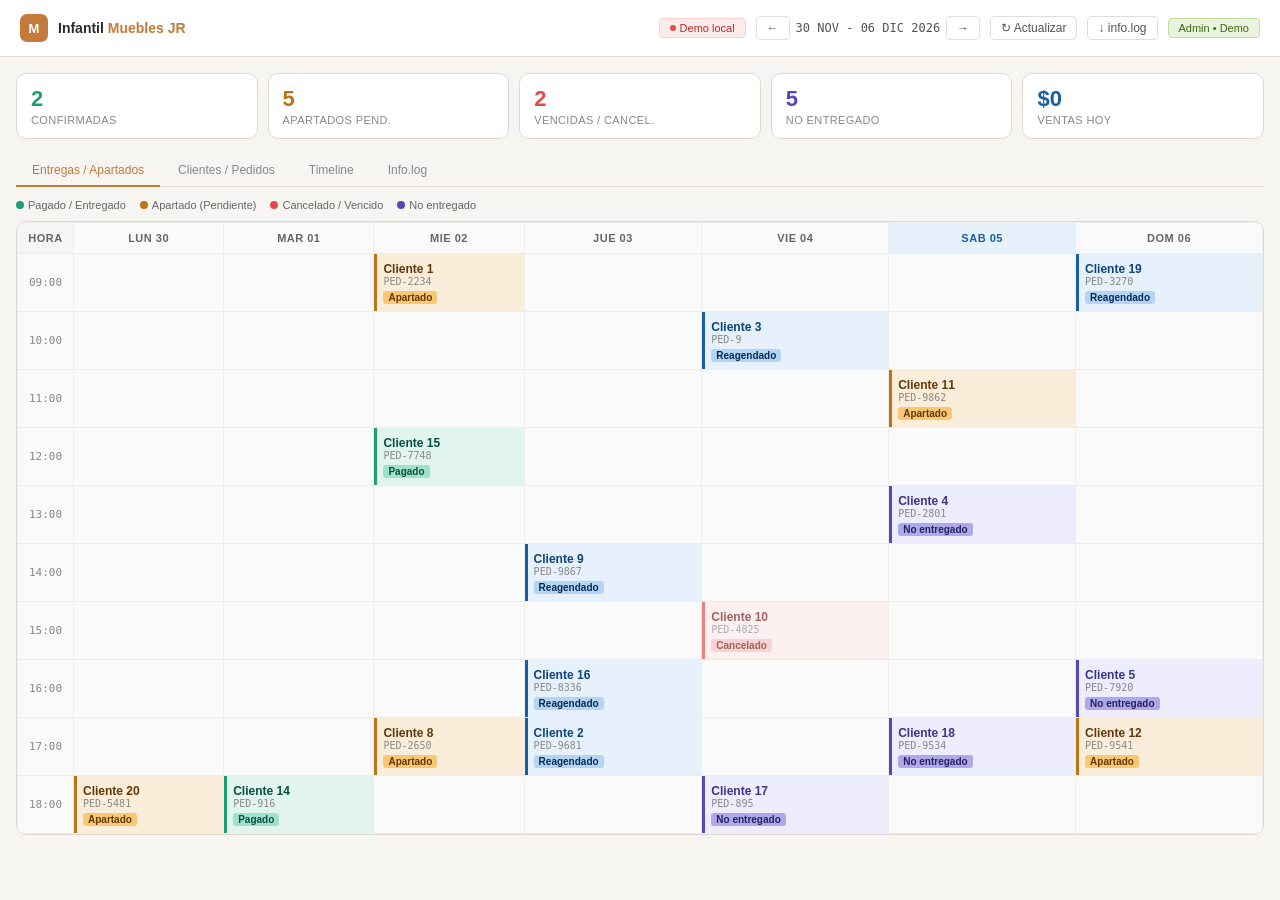
<file: papernews.html>
<!DOCTYPE html>
<html lang="es">
<head>
  <link rel="icon" href="assets/img/favicon.svg" type="image/svg+xml">
<meta charset="UTF-8">
<meta name="viewport" content="width=device-width, initial-scale=1.0">
<title>Monitor de Ventas | Madame-MaTe</title>
<style>
*{box-sizing:border-box;margin:0;padding:0}
body{font-family:'DM Sans',-apple-system,BlinkMacSystemFont,'Segoe UI',sans-serif;background:#F7F5F2;color:#2B2B2B;font-size:13px}
header{background:#fff;border-bottom:1px solid #E0D9D0;padding:14px 20px;display:flex;align-items:center;justify-content:space-between;position:sticky;top:0;z-index:100}
.logo{display:flex;align-items:center;gap:10px}
.logo-icon{width:28px;height:28px;background:#C47A3A;border-radius:7px;display:flex;align-items:center;justify-content:center;color:#fff;font-size:13px;font-weight:700}
.logo-name{font-size:14px;font-weight:600}
.logo-name span{color:#C47A3A}
.hdr-right{display:flex;align-items:center;gap:10px}
.week-nav{display:flex;align-items:center;gap:6px}
.wnav{background:none;border:1px solid #DDD;border-radius:5px;padding:4px 10px;cursor:pointer;font-size:12px;color:#555}
.wnav:hover{background:#F0F0F0}
.wlabel{font-size:12px;font-weight:500;font-family:monospace;color:#555;min-width:130px;text-align:center}
.badge-access{font-size:11px;background:#EAF3DE;color:#3B6D11;padding:3px 10px;border-radius:4px;border:1px solid #C0DD97}
.badge-live{font-size:11px;background:#FCEBEB;color:#C62828;padding:3px 10px;border-radius:4px;border:1px solid #FFCDD2;display:flex;align-items:center;gap:4px}
.live-dot{width:6px;height:6px;background:#E24B4A;border-radius:50%;animation:pulse 1.4s infinite}
@keyframes pulse{0%,100%{opacity:1}50%{opacity:.3}}
.btn-refresh{background:none;border:1px solid #DDD;border-radius:5px;padding:4px 10px;cursor:pointer;font-size:12px;color:#555}
.btn-refresh:hover{background:#F0F0F0}
main{padding:16px;max-width:1280px;margin:0 auto}
.stats-row{display:grid;grid-template-columns:repeat(5,1fr);gap:10px;margin-bottom:16px}
.stat{background:#fff;border:1px solid #E0D9D0;border-radius:10px;padding:12px 14px}
.stat-val{font-size:22px;font-weight:700;margin-bottom:2px}
.stat-lbl{font-size:11px;color:#888;text-transform:uppercase;letter-spacing:.4px}
.sv-g{color:#1D9E75}.sv-a{color:#BA7517}.sv-r{color:#E24B4A}.sv-b{color:#185FA5}.sv-p{color:#534AB7}
.legend{display:flex;gap:14px;margin-bottom:10px;flex-wrap:wrap}
.leg{display:flex;align-items:center;gap:4px;font-size:11px;color:#666}
.leg-dot{width:8px;height:8px;border-radius:50%}
.lg-c{background:#1D9E75}.lg-o{background:#BA7517}.lg-e{background:#E24B4A}.lg-n{background:#534AB7}.lg-f{background:#CCC}
.tabs{display:flex;gap:2px;margin-bottom:12px;border-bottom:1px solid #E0D9D0;padding-bottom:0}
.tab{padding:8px 16px;cursor:pointer;font-size:12px;font-weight:500;color:#888;border-bottom:2px solid transparent;margin-bottom:-1px}
.tab.active{color:#C47A3A;border-bottom-color:#C47A3A}
.tab-panel{display:none}
.tab-panel.active{display:block}
.cal-wrap{background:#fff;border:1px solid #E0D9D0;border-radius:10px;overflow:hidden;overflow-x:auto}
table{width:100%;border-collapse:collapse;min-width:780px}
thead th{font-size:11px;font-weight:600;color:#666;padding:9px 7px;text-align:center;border:0.5px solid #EEE;background:#FAFAFA;text-transform:uppercase;letter-spacing:.5px}
thead th.th-hr{width:56px;background:#F5F5F5}
thead th.th-today{background:#E6F1FB;color:#185FA5}
td{border:0.5px solid #F0EDE8;vertical-align:top;height:58px;width:calc((100% - 56px)/7)}
td.hr-cell{font-size:11px;font-weight:500;color:#888;text-align:center;padding:4px 2px;background:#FAFAFA;vertical-align:middle;font-family:monospace;width:56px}
td.today-col{background:#FAFFF8}
.appt{width:100%;height:100%;padding:5px 6px;cursor:pointer;border:none;background:none;text-align:left;display:block}
.appt:hover{opacity:.85}
.appt.CONFIRMED{background:#E1F5EE;border-left:3px solid #1D9E75}
.appt.PENDING_OXXO{background:#FAEEDA;border-left:3px solid #BA7517}
.appt.EXPIRED,.appt.CANCELLED{background:#FCEBEB;border-left:3px solid #E24B4A;opacity:.7}
.appt.NO_SHOW{background:#EEEDFE;border-left:3px solid #534AB7}
.appt.RESCHEDULED{background:#E6F1FB;border-left:3px solid #185FA5}
.appt-name{font-size:12px;font-weight:600;display:block;white-space:nowrap;overflow:hidden;text-overflow:ellipsis}
.appt.CONFIRMED .appt-name{color:#085041}
.appt.PENDING_OXXO .appt-name{color:#633806}
.appt.EXPIRED .appt-name,.appt.CANCELLED .appt-name{color:#791F1F}
.appt.NO_SHOW .appt-name{color:#3C3489}
.appt.RESCHEDULED .appt-name{color:#0C447C}
.appt-sku{font-size:10px;font-family:monospace;display:block;white-space:nowrap;overflow:hidden;text-overflow:ellipsis;margin-bottom:2px;color:#888}
.appt-badge{display:inline-flex;font-size:10px;padding:1px 5px;border-radius:3px;font-weight:600}
.b-conf{background:#9FE1CB;color:#085041}
.b-oxxo{background:#FAC775;color:#633806}
.b-exp{background:#F7C1C1;color:#791F1F}
.b-nos{background:#AFA9EC;color:#26215C}
.b-res{background:#B5D4F4;color:#042C53}
.timeline-wrap{background:#fff;border:1px solid #E0D9D0;border-radius:10px;padding:16px;overflow-x:auto}
.timeline{display:flex;gap:0;min-width:600px;position:relative;margin-top:8px}
.timeline:before{content:'';position:absolute;top:20px;left:0;right:0;height:2px;background:#E0D9D0;z-index:0}
.tl-item{flex:1;display:flex;flex-direction:column;align-items:center;position:relative;z-index:1}
.tl-dot{width:16px;height:16px;border-radius:50%;border:2px solid #fff;margin-bottom:6px}
.tl-dot.done{background:#1D9E75}
.tl-dot.pending{background:#BA7517}
.tl-dot.bad{background:#E24B4A}
.tl-dot.empty{background:#DDD}
.tl-label{font-size:10px;color:#888;text-align:center;line-height:1.3}
.tl-label strong{display:block;color:#555;font-size:11px}
.log-wrap{background:#1E1E1E;border-radius:10px;padding:14px;font-family:monospace;font-size:11px;color:#D4D4D4;max-height:240px;overflow-y:auto}
.log-line{padding:2px 0;line-height:1.5}
.log-ts{color:#888}
.log-event{color:#9FE1CB}
.log-event.WARN{color:#FAC775}
.log-event.ERR{color:#F09595}
.log-detail{color:#D4D4D4}
.modal-bg{display:none;position:fixed;inset:0;background:rgba(0,0,0,.45);z-index:200;align-items:center;justify-content:center;padding:16px}
.modal-bg.open{display:flex}
.modal{background:#fff;border-radius:14px;width:100%;max-width:420px;max-height:90vh;overflow-y:auto}
.modal-hdr{padding:18px 20px 14px;border-bottom:1px solid #F0EDE8;display:flex;align-items:flex-start;justify-content:space-between}
.modal-title{font-size:15px;font-weight:700}
.modal-close{background:none;border:none;font-size:18px;cursor:pointer;color:#888}
.modal-body{padding:18px 20px}
.modal-section{font-size:11px;font-weight:600;color:#888;text-transform:uppercase;letter-spacing:.5px;margin:14px 0 8px}
.modal-section:first-child{margin-top:0}
.mrow{display:flex;justify-content:space-between;padding:6px 0;font-size:13px;border-bottom:1px solid #F7F5F2}
.mrow:last-child{border:none}
.mrow span:first-child{color:#888}
.mrow strong{color:#2B2B2B;font-weight:600;font-size:12px;text-align:right;max-width:200px;word-break:break-all}
.status-select{width:100%;padding:9px 11px;border:1px solid #DDD;border-radius:7px;font-size:13px;color:#2B2B2B;outline:none;margin-bottom:10px}
.modal-actions{padding:0 20px 18px;display:grid;grid-template-columns:1fr 1fr;gap:8px}
.m-btn{padding:10px;border-radius:8px;border:none;cursor:pointer;font-size:13px;font-weight:600}
.m-cancel{background:#FCEBEB;color:#C62828}
.m-save{background:#1D9E75;color:#fff}
.m-dl{background:#E6F1FB;color:#185FA5}
.tl-mini{display:flex;gap:4px;margin-top:6px}
.tl-mini-dot{width:10px;height:10px;border-radius:50%}
.clients-table{width:100%;border-collapse:collapse;font-size:12px}
.clients-table th{padding:8px 10px;text-align:left;font-size:11px;font-weight:600;color:#888;text-transform:uppercase;letter-spacing:.4px;border-bottom:1px solid #E0D9D0;background:#FAFAFA}
.clients-table td{padding:8px 10px;border-bottom:1px solid #F7F5F2;vertical-align:middle}
.clients-table tr:hover td{background:#F7F5F2}
.status-badge{display:inline-flex;padding:2px 8px;border-radius:4px;font-size:11px;font-weight:600}
.dl-log-btn{background:none;border:1px solid #DDD;border-radius:5px;padding:4px 10px;cursor:pointer;font-size:12px;color:#555}
.dl-log-btn:hover{background:#F0F0F0}
</style>

    
    
</head>
<body>

<header>
  <link rel="icon" href="assets/img/favicon.svg" type="image/svg+xml">
  <div class="logo">
    <div class="logo-icon">M</div>
    <div class="logo-name">Infantil <span>Muebles JR</span></div>
  </div>
  <div class="hdr-right">
    <div class="badge-live"><span class="live-dot"></span>Demo local</div>
    <div class="week-nav">
      <button class="wnav" onclick="shiftWeek(-1)">&#8592;</button>
      <div class="wlabel" id="week-label">-</div>
      <button class="wnav" onclick="shiftWeek(1)">&#8594;</button>
    </div>
    <button class="btn-refresh" onclick="render()">&#x21BB; Actualizar</button>
    <button class="dl-log-btn" onclick="downloadLog()">&#x2193; info.log</button>
    <div class="badge-access">Admin &bull; Demo</div>
  </div>
</header>

<main>
  <div class="stats-row">
    <div class="stat"><div class="stat-val sv-g" id="s-conf">0</div><div class="stat-lbl">Confirmadas</div></div>
    <div class="stat"><div class="stat-val sv-a" id="s-oxxo">0</div><div class="stat-lbl">Apartados pend.</div></div>
    <div class="stat"><div class="stat-val sv-r" id="s-exp">0</div><div class="stat-lbl">Vencidas / cancel.</div></div>
    <div class="stat"><div class="stat-val sv-p" id="s-nos">0</div><div class="stat-lbl">No entregado</div></div>
    <div class="stat"><div class="stat-val sv-b" id="s-rev">$0</div><div class="stat-lbl">Ventas hoy</div></div>
  </div>

  <div class="tabs">
    <div class="tab active" onclick="showTab('agenda',this)">Entregas / Apartados</div>
    <div class="tab" onclick="showTab('clientes',this)">Clientes / Pedidos</div>
    <div class="tab" onclick="showTab('timeline',this)">Timeline</div>
    <div class="tab" onclick="showTab('log',this)">Info.log</div>
  </div>

  <div class="tab-panel active" id="tab-agenda">
    <div class="legend">
      <div class="leg"><div class="leg-dot lg-c"></div>Pagado / Entregado</div>
      <div class="leg"><div class="leg-dot lg-o"></div>Apartado (Pendiente)</div>
      <div class="leg"><div class="leg-dot lg-e"></div>Cancelado / Vencido</div>
      <div class="leg"><div class="leg-dot lg-n"></div>No entregado</div>
    </div>
    <div class="cal-wrap">
      <table>
        <thead id="cal-head"></thead>
        <tbody id="cal-body"></tbody>
      </table>
    </div>
  </div>

  <div class="tab-panel" id="tab-clientes">
    <div style="background:#fff;border:1px solid #E0D9D0;border-radius:10px;overflow:hidden;overflow-x:auto">
      <table class="clients-table">
        <thead>
          <tr><th>SKU</th><th>Cliente</th><th>Producto</th><th>Total</th><th>Apartado</th><th>Estado</th><th>Fecha</th></tr>
        </thead>
        <tbody id="clients-body"></tbody>
      </table>
    </div>
  </div>

  <div class="tab-panel" id="tab-timeline">
    <div class="timeline-wrap">
      <div id="timeline-list"></div>
    </div>
  </div>

  <div class="tab-panel" id="tab-log">
    <div class="log-wrap" id="log-wrap"></div>
  </div>
</main>

<div class="modal-bg" id="modal-bg" onclick="closeModal(event)">
  <div class="modal">
    <div class="modal-hdr">
      <div><div class="modal-title" id="m-title">-</div><div id="m-sku" style="font-size:12px;color:#888">-</div></div>
      <button class="modal-close" onclick="closeModal()">&#x2715;</button>
    </div>
    <div class="modal-body">
      <div class="modal-section">Cliente</div>
      <div class="mrow"><span>Nombre</span><strong id="d-nombre">-</strong></div>
      <div class="mrow"><span>Email</span><strong id="d-email">-</strong></div>
      <div class="mrow"><span>Teléfono</span><strong id="d-tel">-</strong></div>
      <div class="modal-section">Pedido</div>
      <div class="mrow"><span>Producto</span><strong id="d-svc">-</strong></div>
      <div class="mrow"><span>Total</span><strong id="d-monto">-</strong></div>
      <div class="mrow"><span>Apartado</span><strong id="d-apartado">-</strong></div>
      <div class="mrow"><span>Método</span><strong id="d-method">-</strong></div>
      <div class="modal-section">Estado</div>
      <select class="status-select" id="d-status-sel">
        <option value="CONFIRMED">Pagado / Entregado</option>
        <option value="PENDING_OXXO">Apartado pendiente</option>
        <option value="CANCELLED">Cancelado</option>
        <option value="NO_SHOW">No entregado</option>
        <option value="RESCHEDULED">Reagendado</option>
      </select>
      <div class="modal-section">Log</div>
      <div class="log-wrap" style="max-height:120px" id="d-log"></div>
    </div>
    <div class="modal-actions">
      <button class="m-btn m-cancel" onclick="closeModal()">Cerrar</button>
      <button class="m-btn m-save" onclick="saveStatus()">Guardar</button>
    </div>
  </div>
</div>

<script>
// ============================================================
// PAPERNEWS.HTML - MONITOR DE VENTAS (DEMO CON DATOS LOCALES)
// Para conectar a API real:
//   1. Reemplazar 'getReservas()' y 'saveReservas()' por llamadas fetch a /api/ventas
//   2. Ajustar constantes de estados al esquema de backend
// ============================================================
const LS_KEY='MMATE_demo_ventas';
const HOURS=['09:00','10:00','11:00','12:00','13:00','14:00','15:00','16:00','17:00','18:00'];
const DAY_NAMES=['Lun','Mar','Mie','Jue','Vie','Sab','Dom'];
const MESES=['ENE','FEB','MAR','ABR','MAY','JUN','JUL','AGO','SEP','OCT','NOV','DIC'];
let weekOffset=0, activeKey=null;

// DATOS DE EJEMPLO (se poblarán si no existen)
function initDemoData() {
  if(localStorage.getItem(LS_KEY)) return;
  const demo = [];
  const hoy = new Date();
  for(let i=0;i<20;i++) {
    const d = new Date(hoy);
    d.setDate(hoy.getDate() + (i%7) - 3);
    const sku = 'PED-'+Math.floor(Math.random()*10000);
    const estados = ['CONFIRMED','PENDING_OXXO','CANCELLED','NO_SHOW','RESCHEDULED'];
    const status = estados[Math.floor(Math.random()*estados.length)];
    demo.push({
      sku: sku,
      nombre: 'Cliente '+ (i+1),
      email: `cliente${i+1}@mail.com`,
      telefono: '33 1234 5678',
      slot: DAY_NAMES[d.getDay()===0?6:d.getDay()-1]+' '+HOURS[Math.floor(Math.random()*HOURS.length)],
      service: 'Mueble infantil',
      monto: 1500 + Math.random()*5000,
      apartado: Math.random()>0.5 ? (Math.random()*0.6+0.35)*100 : null,
      method: 'Tarjeta',
      status: status,
      created_at: d.toISOString(),
      log: [{ts:new Date().toISOString(), event:'CREATED', detail:'Pedido creado en demo'}]
    });
  }
  localStorage.setItem(LS_KEY,JSON.stringify(demo));
}
initDemoData();

function getReservas(){return JSON.parse(localStorage.getItem(LS_KEY)||'[]');}
function saveReservas(arr){localStorage.setItem(LS_KEY,JSON.stringify(arr));}

function logEvent(sku,event,detail){
  const arr=getReservas();
  const r=arr.find(x=>x.sku===sku);
  if(r){r.log=r.log||[]; r.log.push({ts:new Date().toISOString(),event,detail}); saveReservas(arr);}
}

function getWeekDates(offset){
  const now=new Date(); now.setDate(now.getDate()+offset*7);
  const mon=new Date(now); mon.setDate(mon.getDate()-(mon.getDay()||7)+1);
  const d=[]; for(let i=0;i<7;i++){const x=new Date(mon); x.setDate(mon.getDate()+i); d.push(x);}
  return d;
}
function fmt2(d){return d.getDate().toString().padStart(2,'0');}

function slotToKey(slot,dates){
  for(let i=0;i<dates.length;i++){
    if(slot.startsWith(DAY_NAMES[i])){
      const hr=slot.split(' ').pop();
      return hr+'-'+i;
    }
  } return null;
}

function render(){
  const dates=getWeekDates(weekOffset);
  const d0=dates[0],d6=dates[6];
  document.getElementById('week-label').textContent= fmt2(d0)+' '+MESES[d0.getMonth()]+' - '+fmt2(d6)+' '+MESES[d6.getMonth()]+' '+d6.getFullYear();
  const reservas=getReservas();
  const slotMap={};
  reservas.forEach(r=>{const key=slotToKey(r.slot,dates); if(key)slotMap[key]=r;});

  let hdr='<tr><th class="th-hr">HORA</th>';
  dates.forEach((d,i)=>{const isTod=d.toDateString()===new Date().toDateString(); hdr+=`<th class="${isTod?'th-today':''}">${DAY_NAMES[i]} ${fmt2(d)}</th>`;});
  hdr+='</tr>';
  document.getElementById('cal-head').innerHTML=hdr;

  let rows='';
  HOURS.forEach(hr=>{
    rows+=`<tr><td class="hr-cell">${hr}</td>`;
    for(let d=0;d<7;d++){
      const isTod=dates[d].toDateString()===new Date().toDateString();
      const key=hr+'-'+d;
      const r=slotMap[key];
      if(r){
        const badge=r.status==='CONFIRMED'?'<span class="appt-badge b-conf">Pagado</span>':
          r.status==='PENDING_OXXO'?'<span class="appt-badge b-oxxo">Apartado</span>':
          r.status==='NO_SHOW'?'<span class="appt-badge b-nos">No entregado</span>':
          r.status==='RESCHEDULED'?'<span class="appt-badge b-res">Reagendado</span>':
          '<span class="appt-badge b-exp">Cancelado</span>';
        rows+=`<td class="${isTod?'today-col':''}"><button class="appt ${r.status}" onclick="openModal('${r.sku}')"><span class="appt-name">${r.nombre}</span><span class="appt-sku">${r.sku}</span>${badge}</button></td>`;
      } else rows+=`<td class="${isTod?'today-col':''}" style="background:#FAFAFA"></td>`;
    }
    rows+='</tr>';
  });
  document.getElementById('cal-body').innerHTML=rows;

  calcStats(reservas);
  renderClients(reservas);
  renderTimeline(reservas);
  renderLog(reservas);
}

function calcStats(reservas){
  document.getElementById('s-conf').textContent=reservas.filter(r=>r.status==='CONFIRMED').length;
  document.getElementById('s-oxxo').textContent=reservas.filter(r=>r.status==='PENDING_OXXO').length;
  document.getElementById('s-exp').textContent=reservas.filter(r=>r.status==='CANCELLED').length;
  document.getElementById('s-nos').textContent=reservas.filter(r=>r.status==='NO_SHOW').length;
  const hoyVentas=reservas.filter(r=>r.status==='CONFIRMED' && new Date(r.created_at).toDateString()===new Date().toDateString()).reduce((s,r)=>s+r.monto,0);
  document.getElementById('s-rev').textContent='$'+hoyVentas.toLocaleString('es-MX');
}

function renderClients(reservas){
  const statusBg={CONFIRMED:'#E1F5EE',PENDING_OXXO:'#FAEEDA',CANCELLED:'#FCEBEB',NO_SHOW:'#EEEDFE',RESCHEDULED:'#E6F1FB'};
  const statusColor={CONFIRMED:'#085041',PENDING_OXXO:'#633806',CANCELLED:'#791F1F',NO_SHOW:'#26215C',RESCHEDULED:'#042C53'};
  let rows='';
  reservas.forEach(r=>{
    const bg=statusBg[r.status]||'#F7F5F2';
    const col=statusColor[r.status]||'#2B2B2B';
    const apartadoText=r.apartado?r.apartado+'%':'--';
    rows+=`<tr><td style="font-family:monospace">${r.sku}</td><td>${r.nombre}</td><td>${r.service}</td><td>$${r.monto.toLocaleString('es-MX')}</td><td>${apartadoText}</td><td><span class="status-badge" style="background:${bg};color:${col}">${r.status}</span></td><td>${new Date(r.created_at).toLocaleDateString('es-MX')}</td></tr>`;
  });
  document.getElementById('clients-body').innerHTML=rows||'<tr><td colspan="7">Sin pedidos</td></tr>';
}

function renderTimeline(reservas){
  const STATES=[{key:'CREATED',label:'Creado',color:'#888'},{key:'CONFIRMED',label:'Pagado',color:'#1D9E75'},{key:'DELIVERED',label:'Entregado',color:'#1D9E75'},{key:'CANCELLED',label:'Cancelado',color:'#E24B4A'}];
  let html='';
  reservas.slice(0,10).forEach(r=>{
    const events=(r.log||[]).map(l=>l.event);
    html+=`<div style="margin-bottom:14px;border-bottom:1px solid #F0EDE8;padding-bottom:14px"><div style="font-weight:600">${r.nombre} — ${r.sku}</div><div style="display:flex;gap:0;position:relative;margin-top:8px"><div style="position:absolute;top:7px;left:0;right:0;height:2px;background:#E0D9D0;z-index:0"></div>`;
    STATES.forEach(s=>{
      const done=events.includes(s.key)||r.status===s.key;
      const dotColor=done?s.color:'#DDD';
      html+=`<div style="flex:1;display:flex;flex-direction:column;align-items:center;z-index:1"><div style="width:14px;height:14px;border-radius:50%;background:${dotColor};border:2px solid #fff;margin-bottom:4px"></div><div style="font-size:10px;color:${done?s.color:'#BBB'}">${s.label}</div></div>`;
    });
    html+=`</div></div>`;
  });
  document.getElementById('timeline-list').innerHTML=html||'Sin eventos';
}

function renderLog(reservas){
  const allLog=[]; reservas.forEach(r=>{(r.log||[]).forEach(l=>allLog.push({...l,sku:r.sku,nombre:r.nombre}));});
  allLog.sort((a,b)=>new Date(b.ts)-new Date(a.ts));
  let html=''; allLog.forEach(l=>{
    const ts=new Date(l.ts).toLocaleTimeString('es-MX');
    html+=`<div class="log-line"><span class="log-ts">[${ts}]</span> <span class="log-event">${l.event}</span> <span style="color:#888">${l.sku}</span> — ${l.detail||''}</div>`;
  });
  document.getElementById('log-wrap').innerHTML=html||'Sin actividad';
}

function openModal(sku){
  const r=getReservas().find(x=>x.sku===sku);
  if(!r)return;
  activeKey=sku;
  document.getElementById('m-title').textContent=r.nombre;
  document.getElementById('m-sku').textContent=r.sku;
  document.getElementById('d-nombre').textContent=r.nombre;
  document.getElementById('d-email').textContent=r.email;
  document.getElementById('d-tel').textContent=r.telefono;
  document.getElementById('d-svc').textContent=r.service;
  document.getElementById('d-monto').textContent='$'+r.monto.toLocaleString('es-MX');
  document.getElementById('d-apartado').textContent=r.apartado?r.apartado+'%':'Pago completo';
  document.getElementById('d-method').textContent=r.method;
  document.getElementById('d-status-sel').value=r.status;
  const logHtml=(r.log||[]).map(l=>`<div class="log-line">[${new Date(l.ts).toLocaleTimeString()}] ${l.event} — ${l.detail||''}</div>`).join('');
  document.getElementById('d-log').innerHTML=logHtml||'Sin eventos';
  document.getElementById('modal-bg').classList.add('open');
}

function closeModal(e){if(e&&e.target!==document.getElementById('modal-bg'))return; document.getElementById('modal-bg').classList.remove('open');}

function saveStatus(){
  if(!activeKey)return;
  const newStatus=document.getElementById('d-status-sel').value;
  const arr=getReservas();
  const r=arr.find(x=>x.sku===activeKey);
  if(r){
    const old=r.status;
    r.status=newStatus;
    r.log=r.log||[];
    r.log.push({ts:new Date().toISOString(),event:'STATUS_CHANGE',detail:old+' → '+newStatus});
    saveReservas(arr);
    closeModal();
    render();
  }
}

function showTab(name,el){
  document.querySelectorAll('.tab').forEach(t=>t.classList.remove('active'));
  document.querySelectorAll('.tab-panel').forEach(p=>p.classList.remove('active'));
  el.classList.add('active');
  document.getElementById('tab-'+name).classList.add('active');
}
function shiftWeek(n){weekOffset+=n;render();}
function downloadLog(){
  const reservas=getReservas();
  let content='# MONITOR VENTAS MMATE\n# '+new Date().toISOString()+'\n\n';
  reservas.forEach(r=>{
    content+=`--- ${r.sku} ---\nNombre: ${r.nombre}\nTotal: $${r.monto}\nApartado: ${r.apartado||'100'}%\nEstado: ${r.status}\nEventos:\n`;
    (r.log||[]).forEach(l=>content+=`  [${l.ts}] ${l.event} - ${l.detail}\n`);
    content+='\n';
  });
  const a=document.createElement('a'); a.href='data:text/plain;charset=utf-8,'+encodeURIComponent(content); a.download='MMATE_monitor.log'; a.click();
}
render();
setInterval(render,30000);
</script>
  
<script>
(function() {
    var btns = document.querySelectorAll('button');
    for(var i=0; i<btns.length; i++) {
        var btn = btns[i];
        if(!btn.hasAttribute('onclick') && !btn.hasAttribute('data-action') && !btn.closest('form')) {
            btn.setAttribute('onclick', "alert('Esta función estará disponible próximamente.');");
        }
    }
})();
</script>
<script>
(function() {
  var toggle = document.getElementById('menuToggle');
  var nav = document.getElementById('navLinks');
  if (toggle && nav) {
    toggle.addEventListener('click', function() {
      nav.classList.toggle('open');
    });
    // Cerrar menú al hacer clic en un enlace
    var links = nav.querySelectorAll('a');
    for (var i = 0; i < links.length; i++) {
      links[i].addEventListener('click', function() {
        nav.classList.remove('open');
      });
    }
  }
})();
</script>
</body>
</html>
</file>
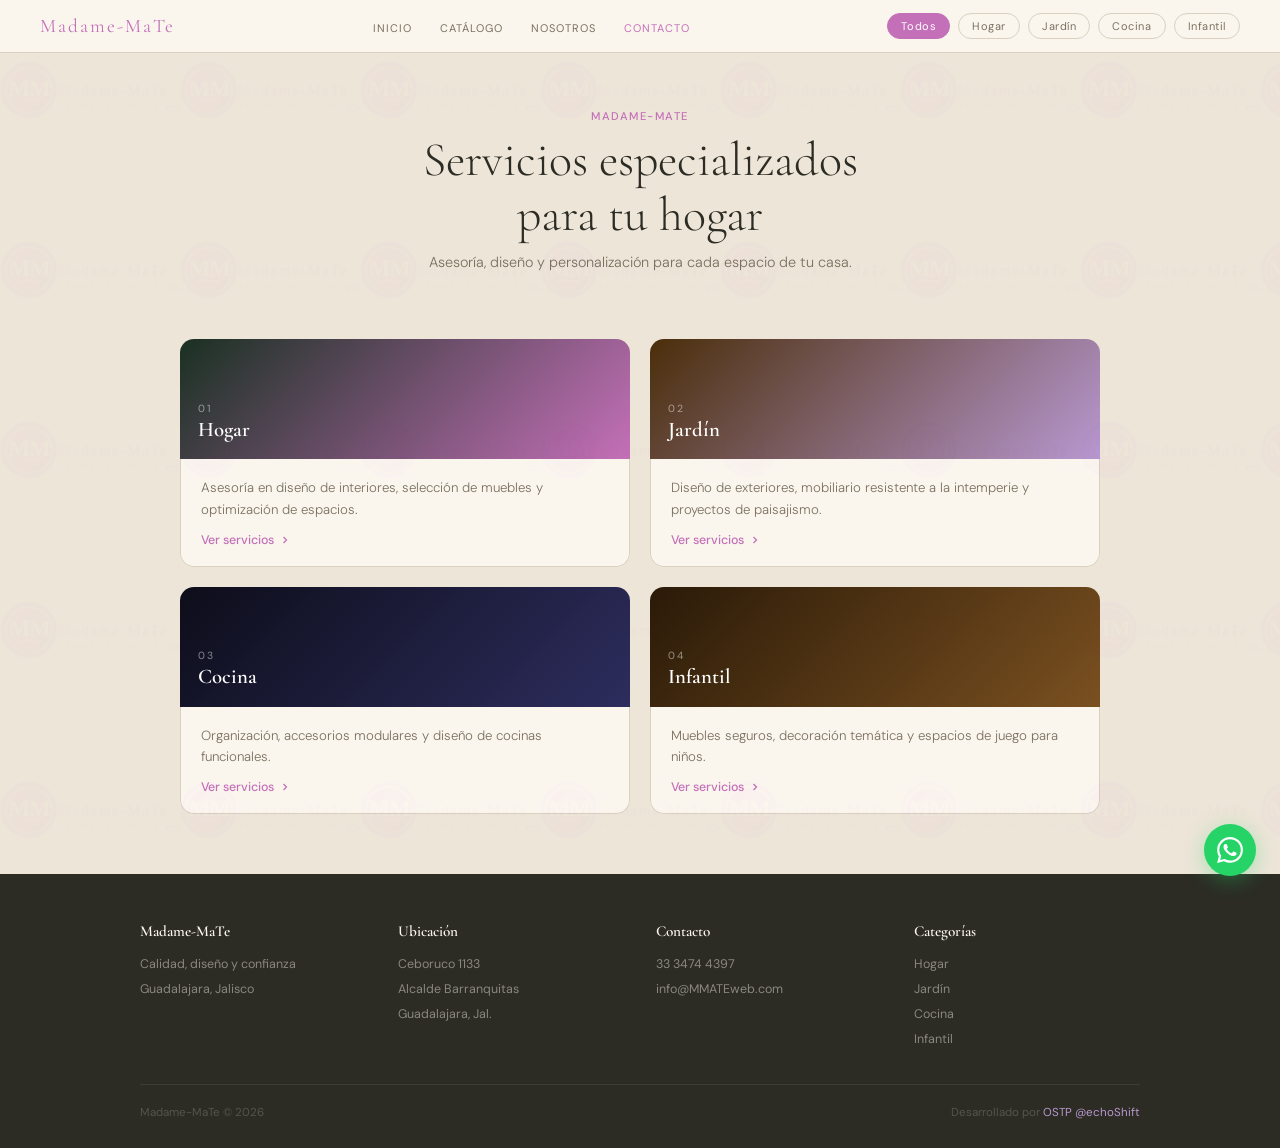
<file: servicios-landingpage.html>
<!DOCTYPE html>
<html lang="es">
<head>
  <meta charset="UTF-8">
<meta name="viewport" content="width=device-width, initial-scale=1.0">
<meta name="description" content="Servicios de diseño, asesoría y personalización para el hogar, jardín, cocina e infantil. Madame-MaTe - Calidad y diseño.">
<meta name="theme-color" content="#C470B8">
<title>Servicios | Madame-MaTe</title>
<link rel="preconnect" href="https://fonts.googleapis.com">
<link href="https://fonts.googleapis.com/css2?family=Cormorant+Garamond:ital,wght@0,300;0,400;0,600;1,300&family=DM+Sans:wght@300;400;500&display=swap" rel="stylesheet">
<link rel="stylesheet" href="assets/css/fx.css">
<link rel="icon" type="image/svg+xml" href="assets/img/favicon.svg">
<link rel="apple-touch-icon" href="assets/img/favicon.svg">
<style>
:root{
  --primary:#C470B8; --accent:#B898D0;
  --cream:#FAF6EE; --bg:#EDE5D8; --bg-alt:#F5F0E8;
  --ink:#2C2C24; --ink-m:#7A7060; --ink-s:#9A8A70;
  --border:#D9D0C0; --radius:14px; --radius-sm:8px;
  --serif:'Cormorant Garamond',serif;
  --sans:'DM Sans',sans-serif;
}
*{box-sizing:border-box;margin:0;padding:0}
html{scroll-behavior:smooth}
body{font-family:var(--sans);background:var(--bg);color:var(--ink);min-height:100vh}

/* NAV */
nav{position:sticky;top:0;z-index:100;background:var(--cream);border-bottom:1px solid var(--border);padding:13px 40px;display:flex;align-items:center;justify-content:space-between;flex-wrap:wrap}
.nav-logo{font-family:var(--serif);font-size:1.2rem;color:var(--primary);letter-spacing:2px;text-decoration:none;font-weight:400}
.nav-links{display:flex;gap:28px;list-style:none}
.nav-links a{font-size:11px;color:var(--ink-m);text-decoration:none;letter-spacing:.09em;text-transform:uppercase;transition:color .2s}
.nav-links a:hover,.nav-links a.active{color:var(--primary)}
.nav-seg{display:flex;gap:8px;flex-wrap:wrap}
.seg-pill{padding:5px 13px;border:1px solid var(--border);border-radius:20px;font-size:11px;color:var(--ink-m);cursor:pointer;text-decoration:none;transition:all .2s;letter-spacing:.05em}
.seg-pill:hover{border-color:var(--primary);color:var(--primary)}
.seg-pill.active{background:var(--primary);border-color:var(--primary);color:#fff}

/* HERO */
.seg-hero{padding:80px 40px 70px;color:var(--cream);position:relative;overflow:hidden}
.seg-hero .vz-container{position:relative;z-index:1;max-width:1000px;margin:0 auto}
.seg-eyebrow{font-size:.7rem;letter-spacing:1.8px;text-transform:uppercase;margin-bottom:14px;font-weight:500;opacity:.8}
.seg-h1{font-family:var(--serif);font-size:clamp(2.4rem,5vw,3.8rem);font-weight:300;line-height:1.1;margin-bottom:18px}
.seg-body{font-size:1rem;line-height:1.7;max-width:520px;margin-bottom:28px;font-weight:300;opacity:.85}
.hero-actions{display:flex;gap:12px;flex-wrap:wrap}
.btn-hero-primary{padding:13px 26px;border:none;border-radius:var(--radius-sm);font-family:var(--sans);font-size:.88rem;font-weight:500;cursor:pointer;text-decoration:none;display:inline-block;transition:opacity .2s,transform .1s}
.btn-hero-primary:hover{opacity:.9;transform:translateY(-1px)}
.btn-hero-ghost{padding:12px 26px;background:none;border-radius:var(--radius-sm);font-family:var(--sans);font-size:.88rem;cursor:pointer;text-decoration:none;display:inline-block;border:1px solid rgba(250,246,238,.4);color:var(--cream);transition:border-color .2s,background .2s}
.btn-hero-ghost:hover{border-color:rgba(250,246,238,.8);background:rgba(250,246,238,.08)}
.hero-deco{position:absolute;border-radius:50%;pointer-events:none}
.hero-deco-1{width:500px;height:500px;top:-200px;right:-150px;opacity:.08}
.hero-deco-2{width:300px;height:300px;bottom:-100px;left:-80px;opacity:.06}

/* SECTIONS */
.section{padding:64px 40px;max-width:1000px;margin:0 auto}
.section-eye{font-size:.7rem;letter-spacing:1.5px;text-transform:uppercase;color:var(--primary);margin-bottom:10px;font-weight:500}
.section-h2{font-family:var(--serif);font-size:clamp(1.6rem,2.5vw,2.2rem);font-weight:300;color:var(--ink);line-height:1.25;margin-bottom:12px}
.section-body{font-size:.9rem;color:var(--ink-m);line-height:1.7;max-width:560px;margin-bottom:24px;font-weight:300}

/* GRID CARDS */
.grid-3{display:grid;grid-template-columns:repeat(3,1fr);gap:16px;margin-top:28px}
.svc-card{background:var(--cream);border:1px solid var(--border);border-radius:var(--radius);padding:22px 20px;transition:border-color .2s,transform .2s}
.svc-card:hover{border-color:var(--primary);transform:translateY(-2px)}
.svc-card-icon{font-size:1.4rem;margin-bottom:12px}
.svc-card-title{font-family:var(--serif);font-size:1.1rem;font-weight:600;color:var(--ink);margin-bottom:6px}
.svc-card-desc{font-size:.82rem;color:var(--ink-m);line-height:1.6;font-weight:300;margin-bottom:14px}
.btn-svc{display:inline-block;padding:8px 16px;border:1px solid var(--border);border-radius:var(--radius-sm);font-size:.78rem;color:var(--ink-m);text-decoration:none;transition:all .2s}
.btn-svc:hover{border-color:var(--primary);color:var(--primary);background:rgba(61,107,79,.04)}

/* HIGHLIGHT */
.highlight-block{background:var(--bg-alt);border:1px solid var(--border);border-radius:var(--radius);padding:32px;margin-top:32px}
.highlight-block h3{font-family:var(--serif);font-size:1.3rem;font-weight:600;color:var(--ink);margin-bottom:8px}
.highlight-block p{font-size:.88rem;color:var(--ink-m);line-height:1.7;font-weight:300;max-width:560px;margin-bottom:16px}

/* CTA BAND */
.cta-band{background:var(--primary);padding:56px 40px;text-align:center;margin-top:0}
.cta-band h2{font-family:var(--serif);font-size:clamp(1.6rem,2.5vw,2.2rem);font-weight:300;color:var(--cream);margin-bottom:8px}
.cta-band p{font-size:.9rem;color:rgba(250,246,238,.7);margin-bottom:24px;font-weight:300}
.btn-cta{padding:14px 32px;background:var(--accent);color:var(--ink);border:none;border-radius:var(--radius-sm);font-family:var(--sans);font-size:.95rem;font-weight:500;cursor:pointer;text-decoration:none;display:inline-block;transition:opacity .2s,transform .1s}
.btn-cta:hover{opacity:.9;transform:translateY(-1px)}
.btn-cta-ghost{padding:13px 28px;background:none;color:var(--cream);border:1px solid rgba(250,246,238,.4);border-radius:var(--radius-sm);font-family:var(--sans);font-size:.9rem;cursor:pointer;text-decoration:none;display:inline-block;margin-left:12px;transition:border-color .2s}
.btn-cta-ghost:hover{border-color:rgba(250,246,238,.8)}

/* ALL SEGMENTS VIEW */
.all-grid{display:grid;grid-template-columns:repeat(2,1fr);gap:20px;max-width:1000px;margin:48px auto 0;padding:0 40px}
.all-card{border-radius:var(--radius);overflow:hidden;text-decoration:none;display:block;transition:transform .2s,box-shadow .2s}
.all-card:hover{transform:translateY(-3px);box-shadow:0 16px 40px rgba(0,0,0,.12)}
.all-card-banner{height:120px;display:flex;align-items:flex-end;padding:18px;position:relative}
.all-card-num{font-size:.65rem;letter-spacing:.2em;text-transform:uppercase;color:rgba(255,255,255,.5);margin-bottom:4px}
.all-card-title{font-family:var(--serif);font-size:1.3rem;font-weight:600;color:#fff;line-height:1.1}
.all-card-body{background:var(--cream);padding:18px 20px;border:1px solid var(--border);border-top:none;border-radius:0 0 var(--radius) var(--radius)}
.all-card-desc{font-size:.83rem;color:var(--ink-m);line-height:1.6;font-weight:300;margin-bottom:12px}
.all-card-cta{font-size:.78rem;color:var(--primary);font-weight:500;display:flex;align-items:center;gap:5px}
.all-card-cta svg{width:12px;height:12px;stroke:currentColor;fill:none;stroke-width:2.5}

/* PANEL VISIBILITY */
.seg-panel{display:none}
.seg-panel.active{display:block}

/* FOOTER */
footer{background:#2C2C24;padding:48px 40px 28px}
.foot-grid{max-width:1000px;margin:0 auto;display:grid;grid-template-columns:repeat(4,1fr);gap:32px;margin-bottom:32px}
.foot-title{font-family:var(--serif);font-size:.95rem;font-weight:600;color:var(--cream);margin-bottom:12px}
.foot-grid p,.foot-grid a{font-size:.78rem;color:rgba(250,246,238,.45);line-height:2;display:block;text-decoration:none;transition:color .2s}
.foot-grid a:hover{color:var(--accent)}
.foot-copy{max-width:1000px;margin:0 auto;padding-top:20px;border-top:1px solid rgba(255,255,255,.08);font-size:.72rem;color:rgba(250,246,238,.2);display:flex;justify-content:space-between;align-items:center;flex-wrap:wrap;gap:8px}
.foot-copy a{color:var(--accent);text-decoration:none}
.wa-float{position:fixed;bottom:24px;right:24px;z-index:200;width:52px;height:52px;background:#25D366;border-radius:50%;display:flex;align-items:center;justify-content:center;box-shadow:0 4px 20px rgba(37,211,102,.35);transition:transform .2s,box-shadow .2s;text-decoration:none}
.wa-float:hover{transform:scale(1.08);box-shadow:0 6px 28px rgba(37,211,102,.45)}

@media(max-width:720px){
  nav{padding:12px 18px;flex-wrap:wrap;gap:10px}
  .nav-links{display:none}
  .nav-seg{flex-wrap:wrap}
  .seg-hero{padding:56px 18px 48px}
  .section{padding:48px 18px}
  .grid-3{grid-template-columns:1fr}
  .cta-band{padding:40px 18px}
  .all-grid{grid-template-columns:1fr;padding:0 18px}
  .foot-grid{grid-template-columns:1fr 1fr;gap:20px}
  footer{padding:32px 18px 20px}
}
</style>

    
    
</head>
<body>

<!-- NAV -->
<nav>
  <a href="index.html" class="nav-logo">Madame-MaTe</a>
  <ul class="nav-links" id="navLinks">
    <li><a href="index.html">Inicio</a></li>
    <li><a href="catalogo-landingpage.html">Catálogo</a></li>
    <li><a href="nosotros.html">Nosotros</a></li>
    <li><a href="paypage.html" class="active">Contacto</a></li>
  </ul>
  <div class="nav-seg">
    <a class="seg-pill" href="?seg=all"      data-seg="all">Todos</a>
    <a class="seg-pill" href="?seg=Hogar"    data-seg="Hogar">Hogar</a>
    <a class="seg-pill" href="?seg=jardin"   data-seg="jardin">Jardín</a>
    <a class="seg-pill" href="?seg=cocina"   data-seg="cocina">Cocina</a>
    <a class="seg-pill" href="?seg=infantil" data-seg="infantil">Infantil</a>
  </div>
</nav>

<!-- ============ ALL (Vista general) ============ -->
<div class="seg-panel" id="panel-all">
  <div style="padding:56px 40px 20px;max-width:1000px;margin:0 auto;text-align:center">
    <div class="section-eye">Madame-MaTe</div>
    <h1 style="font-family:var(--serif);font-size:clamp(2rem,4vw,3rem);font-weight:300;color:var(--ink);line-height:1.15;margin-bottom:10px">
      Servicios especializados<br>para tu hogar
    </h1>
    <p style="font-size:.9rem;color:var(--ink-m);font-weight:300">Asesoría, diseño y personalización para cada espacio de tu casa.</p>
  </div>
  <div class="all-grid">
    <a class="all-card" href="?seg=Hogar">
      <div class="all-card-banner" style="background:linear-gradient(135deg,#1a3022,#C470B8)">
        <div><div class="all-card-num">01</div><div class="all-card-title">Hogar</div></div>
      </div>
      <div class="all-card-body">
        <div class="all-card-desc">Asesoría en diseño de interiores, selección de muebles y optimización de espacios.</div>
        <div class="all-card-cta">Ver servicios <svg viewBox="0 0 24 24"><polyline points="9 18 15 12 9 6"/></svg></div>
      </div>
    </a>
    <a class="all-card" href="?seg=jardin">
      <div class="all-card-banner" style="background:linear-gradient(135deg,#4a2e0a,#B898D0)">
        <div><div class="all-card-num">02</div><div class="all-card-title">Jardín</div></div>
      </div>
      <div class="all-card-body">
        <div class="all-card-desc">Diseño de exteriores, mobiliario resistente a la intemperie y proyectos de paisajismo.</div>
        <div class="all-card-cta">Ver servicios <svg viewBox="0 0 24 24"><polyline points="9 18 15 12 9 6"/></svg></div>
      </div>
    </a>
    <a class="all-card" href="?seg=cocina">
      <div class="all-card-banner" style="background:linear-gradient(135deg,#0d0d1a,#2d2d5e)">
        <div><div class="all-card-num">03</div><div class="all-card-title">Cocina</div></div>
      </div>
      <div class="all-card-body">
        <div class="all-card-desc">Organización, accesorios modulares y diseño de cocinas funcionales.</div>
        <div class="all-card-cta">Ver servicios <svg viewBox="0 0 24 24"><polyline points="9 18 15 12 9 6"/></svg></div>
      </div>
    </a>
    <a class="all-card" href="?seg=infantil">
      <div class="all-card-banner" style="background:linear-gradient(135deg,#2a1a08,#7a5020)">
        <div><div class="all-card-num">04</div><div class="all-card-title">Infantil</div></div>
      </div>
      <div class="all-card-body">
        <div class="all-card-desc">Muebles seguros, decoración temática y espacios de juego para niños.</div>
        <div class="all-card-cta">Ver servicios <svg viewBox="0 0 24 24"><polyline points="9 18 15 12 9 6"/></svg></div>
      </div>
    </a>
  </div>
  <div style="height:60px"></div>
</div>

<!-- ============ HOGAR ============ -->
<div class="seg-panel" id="panel-Hogar">
  <section class="seg-hero" style="background:linear-gradient(135deg,#1a3022 0%,#8B3878 60%,#C470B8 100%)">
    <div class="hero-deco hero-deco-1" style="background:#E8B8D4"></div>
    <div class="vz-container">
      <p class="seg-eyebrow" style="color:#E8B8D4">01 · Hogar</p>
      <h1 class="seg-h1">Diseña espacios<br>que inspiran</h1>
      <p class="seg-body">Te ayudamos a elegir los muebles y accesorios que transformarán tu hogar en un lugar acogedor y funcional.</p>
      <div class="hero-actions">
        <a href="paypage.html" class="btn-hero-primary" style="background:#E8B8D4;color:#1a3022">Solicitar asesoría</a>
        <a href="catalogo-landingpage.html#hogar" class="btn-hero-ghost">Ver catálogo</a>
      </div>
    </div>
  </section>
  <div class="section">
    <div class="section-eye">Servicios para el hogar</div>
    <h2 class="section-h2">Asesoría en muebles y decoración</h2>
    <div class="grid-3">
      <div class="svc-card"><div class="svc-card-icon">🏠</div><div class="svc-card-title">Diseño de interiores</div><div class="svc-card-desc">Planificación de distribución, selección de colores y mobiliario a tu medida.</div><a href="paypage.html" class="btn-svc">Solicitar</a></div>
      <div class="svc-card"><div class="svc-card-icon">🛋️</div><div class="svc-card-title">Selección de muebles</div><div class="svc-card-desc">Te asesoramos en la elección de piezas que se adapten a tu estilo y presupuesto.</div><a href="paypage.html" class="btn-svc">Solicitar</a></div>
      <div class="svc-card"><div class="svc-card-icon">📐</div><div class="svc-card-title">Optimización de espacios</div><div class="svc-card-desc">Aprovecha cada rincón con soluciones de almacenamiento y mobiliario a medida.</div><a href="paypage.html" class="btn-svc">Solicitar</a></div>
    </div>
    <div class="highlight-block">
      <h3>¿Necesitas renovar tu sala o recámara?</h3>
      <p>Contamos con paquetes de diseño integral que incluyen croquis, lista de muebles y seguimiento de instalación.</p>
      <a href="paypage.html" class="btn-svc">Cotizar paquete &rarr;</a>
    </div>
  </div>
  <div class="cta-band">
    <h2>Comienza a transformar tu hogar</h2>
    <p>Primera asesoría sin costo.</p>
    <a href="paypage.html" class="btn-cta">Solicitar cita</a>
    <a href="https://wa.me/523334744397?text=Hola%2C%20quiero%20información%20sobre%20servicios%20para%20el%20hogar" class="btn-cta-ghost" target="_blank" rel="noopener">WhatsApp</a>
  </div>
</div>

<!-- ============ JARDÍN ============ -->
<div class="seg-panel" id="panel-jardin">
  <section class="seg-hero" style="background:linear-gradient(135deg,#4a2e0a 0%,#7a5020 55%,#B898D0 100%)">
    <div class="hero-deco hero-deco-1" style="background:#D8C8E8"></div>
    <div class="vz-container">
      <p class="seg-eyebrow" style="color:#D8C8E8">02 · Jardín</p>
      <h1 class="seg-h1">Crea tu oasis<br>al aire libre</h1>
      <p class="seg-body">Mobiliario resistente, diseño de terrazas y proyectos de paisajismo para disfrutar la naturaleza en casa.</p>
      <div class="hero-actions">
        <a href="paypage.html" class="btn-hero-primary" style="background:#B898D0;color:#2a1a08">Solicitar asesoría</a>
        <a href="catalogo-landingpage.html#jardin" class="btn-hero-ghost">Ver catálogo</a>
      </div>
    </div>
  </section>
  <div class="section">
    <div class="section-eye">Servicios para jardín</div>
    <h2 class="section-h2">Diseño y mobiliario de exteriores</h2>
    <div class="grid-3">
      <div class="svc-card"><div class="svc-card-icon">🌿</div><div class="svc-card-title">Diseño de jardines</div><div class="svc-card-desc">Planificación de áreas verdes, selección de plantas y mobiliario adecuado.</div><a href="paypage.html" class="btn-svc">Solicitar</a></div>
      <div class="svc-card"><div class="svc-card-icon">🪑</div><div class="svc-card-title">Muebles de exterior</div><div class="svc-card-desc">Asesoría para elegir mesas, sillas y tumbonas resistentes a la intemperie.</div><a href="paypage.html" class="btn-svc">Solicitar</a></div>
      <div class="svc-card"><div class="svc-card-icon">💡</div><div class="svc-card-title">Iluminación ambiental</div><div class="svc-card-desc">Proyectos de iluminación led para jardines, terrazas y áreas comunes.</div><a href="paypage.html" class="btn-svc">Solicitar</a></div>
    </div>
    <div class="highlight-block">
      <h3>¿Quieres renovar tu terraza o balcón?</h3>
      <p>Te ayudamos a elegir muebles compactos y resistentes, ideales para espacios reducidos.</p>
      <a href="paypage.html" class="btn-svc">Cotizar terraza &rarr;</a>
    </div>
  </div>
  <div class="cta-band" style="background:#7a5020">
    <h2>Disfruta de tu jardín todo el año</h2>
    <p>Consulta nuestro catálogo de muebles de exterior.</p>
    <a href="paypage.html" class="btn-cta">Solicitar cotización</a>
    <a href="https://wa.me/523334744397?text=Hola%2C%20quiero%20información%20sobre%20servicios%20de%20jardín" class="btn-cta-ghost" target="_blank" rel="noopener">WhatsApp</a>
  </div>
</div>

<!-- ============ COCINA ============ -->
<div class="seg-panel" id="panel-cocina">
  <section class="seg-hero" style="background:linear-gradient(135deg,#0d0d1a 0%,#1a1a2e 55%,#2d2d5e 100%)">
    <div class="hero-deco hero-deco-1" style="background:#8888cc"></div>
    <div class="vz-container">
      <p class="seg-eyebrow" style="color:#8888cc">03 · Cocina</p>
      <h1 class="seg-h1">Organización y estilo<br>para tu cocina</h1>
      <p class="seg-body">Accesorios modulares, sistemas de almacenamiento y diseño de cocinas funcionales.</p>
      <div class="hero-actions">
        <a href="paypage.html" class="btn-hero-primary" style="background:#2d2d5e;color:#FAF6EE">Agendar asesoría</a>
        <a href="catalogo-landingpage.html#cocina" class="btn-hero-ghost">Ver catálogo</a>
      </div>
    </div>
  </section>
  <div class="section">
    <div class="section-eye">Servicios para cocina</div>
    <h2 class="section-h2">Optimiza tu espacio culinario</h2>
    <div class="grid-3">
      <div class="svc-card"><div class="svc-card-icon">🍽️</div><div class="svc-card-title">Organización de cocina</div><div class="svc-card-desc">Soluciones de almacenaje, estantes y accesorios modulares.</div><a href="paypage.html" class="btn-svc">Solicitar</a></div>
      <div class="svc-card"><div class="svc-card-icon">🪚</div><div class="svc-card-title">Diseño de muebles a medida</div><div class="svc-card-desc">Cocinas integrales, alacenas y despensas personalizadas.</div><a href="paypage.html" class="btn-svc">Solicitar</a></div>
      <div class="svc-card"><div class="svc-card-icon">📏</div><div class="svc-card-title">Remodelación de cocinas</div><div class="svc-card-desc">Asesoría para modernizar tu cocina sin obras mayores.</div><a href="paypage.html" class="btn-svc">Solicitar</a></div>
    </div>
    <div class="highlight-block">
      <h3>¿Tu cocina necesita más orden?</h3>
      <p>Te ofrecemos paquetes de organización con estantes, fruteros y accesorios modulares.</p>
      <a href="paypage.html" class="btn-svc">Cotizar paquete &rarr;</a>
    </div>
  </div>
  <div class="cta-band" style="background:#1a1a2e">
    <h2>Transforma tu cocina hoy</h2>
    <p>Primera asesoría sin compromiso.</p>
    <a href="paypage.html" class="btn-cta">Solicitar cotización</a>
    <a href="https://wa.me/523334744397?text=Hola%2C%20quiero%20información%20sobre%20servicios%20de%20cocina" class="btn-cta-ghost" target="_blank" rel="noopener">WhatsApp</a>
  </div>
</div>

<!-- ============ INFANTIL ============ -->
<div class="seg-panel" id="panel-infantil">
  <section class="seg-hero" style="background:linear-gradient(135deg,#2a1a08 0%,#5a3a18 55%,#b8956a 100%)">
    <div class="hero-deco hero-deco-1" style="background:#D8C8E8"></div>
    <div class="vz-container">
      <p class="seg-eyebrow" style="color:#D8C8E8">04 · Infantil</p>
      <h1 class="seg-h1">Espacios seguros y divertidos<br>para los más pequeños</h1>
      <p class="seg-body">Muebles ergonómicos, decoración temática y áreas de juego diseñadas para niños.</p>
      <div class="hero-actions">
        <a href="paypage.html" class="btn-hero-primary" style="background:#D8C8E8;color:#2a1a08">Pedir asesoría</a>
        <a href="catalogo-landingpage.html#infantil" class="btn-hero-ghost">Ver catálogo</a>
      </div>
    </div>
  </section>
  <div class="section">
    <div class="section-eye">Servicios para el área infantil</div>
    <h2 class="section-h2">Muebles y ambientes infantiles</h2>
    <div class="grid-3">
      <div class="svc-card"><div class="svc-card-icon">🧸</div><div class="svc-card-title">Diseño de habitaciones</div><div class="svc-card-desc">Selección de camas, escritorios y estantes adaptados a la edad del niño.</div><a href="paypage.html" class="btn-svc">Solicitar</a></div>
      <div class="svc-card"><div class="svc-card-icon">🎨</div><div class="svc-card-title">Decoración temática</div><div class="svc-card-desc">Ambientación con personajes, colores y elementos lúdicos.</div><a href="paypage.html" class="btn-svc">Solicitar</a></div>
      <div class="svc-card"><div class="svc-card-icon">🛡️</div><div class="svc-card-title">Seguridad infantil</div><div class="svc-card-desc">Asesoría en esquinas protegidas, muebles anclados y materiales no tóxicos.</div><a href="paypage.html" class="btn-svc">Solicitar</a></div>
    </div>
    <div class="highlight-block">
      <h3>¿Quieres crear un rincón de juegos en casa?</h3>
      <p>Te ayudamos a diseñar un área funcional y segura con almacenamiento para juguetes.</p>
      <a href="paypage.html" class="btn-svc">Cotizar rincón de juegos &rarr;</a>
    </div>
  </div>
  <div class="cta-band" style="background:#5a3a18">
    <h2>El mejor espacio para tus hijos</h2>
    <p>Consulta nuestras opciones de mobiliario infantil.</p>
    <a href="paypage.html" class="btn-cta">Solicitar cotización</a>
    <a href="https://wa.me/523334744397?text=Hola%2C%20quiero%20información%20sobre%20servicios%20infantiles" class="btn-cta-ghost" target="_blank" rel="noopener">WhatsApp</a>
  </div>
</div>

<!-- FOOTER -->
<footer>
  <div class="foot-grid">
    <div><div class="foot-title">Madame-MaTe</div><p>Calidad, diseño y confianza</p><p>Guadalajara, Jalisco</p></div>
    <div><div class="foot-title">Ubicación</div><p>Ceboruco 1133<br>Alcalde Barranquitas<br>Guadalajara, Jal.</p></div>
    <div><div class="foot-title">Contacto</div><a href="https://wa.me/523334744397" target="_blank" rel="noopener">33 3474 4397</a><a href="mailto:info@MMATEweb.com">info@MMATEweb.com</a></div>
    <div><div class="foot-title">Categorías</div><a href="?seg=Hogar">Hogar</a><a href="?seg=jardin">Jardín</a><a href="?seg=cocina">Cocina</a><a href="?seg=infantil">Infantil</a></div>
  </div>
  <div class="foot-copy"><span>Madame-MaTe © 2026</span><span>Desarrollado por <a href="https://ostp-echoshift.com" target="_blank" rel="noopener">OSTP @echoShift</a></span></div>
</footer>

<!-- WA FLOAT -->
<a href="https://wa.me/523334744397" class="wa-float" target="_blank" rel="noopener" aria-label="WhatsApp">
  <svg width="26" height="26" viewBox="0 0 24 24" fill="white"><path d="M17.472 14.382c-.297-.149-1.758-.867-2.03-.967-.273-.099-.471-.148-.67.15-.197.297-.767.966-.94 1.164-.173.199-.347.223-.644.075-.297-.15-1.255-.463-2.39-1.475-.883-.788-1.48-1.761-1.653-2.059-.173-.297-.018-.458.13-.606.134-.133.298-.347.446-.52.149-.174.198-.298.298-.497.099-.198.05-.371-.025-.52-.075-.149-.669-1.612-.916-2.207-.242-.579-.487-.5-.669-.51-.173-.008-.371-.01-.57-.01-.198 0-.52.074-.792.372-.272.297-1.04 1.016-1.04 2.479 0 1.462 1.065 2.875 1.213 3.074.149.198 2.096 3.2 5.077 4.487.709.306 1.262.489 1.694.625.712.227 1.36.195 1.871.118.571-.085 1.758-.719 2.006-1.413.248-.694.248-1.289.173-1.413-.074-.124-.272-.198-.57-.347m-5.421 7.403h-.004a9.87 9.87 0 01-5.031-1.378l-.361-.214-3.741.982.998-3.648-.235-.374a9.86 9.86 0 01-1.51-5.26c.001-5.45 4.436-9.884 9.888-9.884 2.64 0 5.122 1.03 6.988 2.898a9.825 9.825 0 012.893 6.994c-.003 5.45-4.437 9.884-9.885 9.884m8.413-18.297A11.815 11.815 0 0012.05 0C5.495 0 .16 5.335.157 11.892c0 2.096.547 4.142 1.588 5.945L.057 24l6.305-1.654a11.882 11.882 0 005.683 1.448h.005c6.554 0 11.89-5.335 11.893-11.893a11.821 11.821 0 00-3.48-8.413z"/></svg>
</a>

<script>
'use strict';
const SEG_ORDER=['all','Hogar','jardin','cocina','infantil'];

function getSegParam(){
  const p=new URLSearchParams(window.location.search).get('seg')||'all';
  return SEG_ORDER.includes(p)?p:'all';
}

function showSeg(seg){
  SEG_ORDER.forEach(s=>{
    const panel=document.getElementById('panel-'+s);
    if(panel) panel.classList.toggle('active',s===seg);
  });
  document.querySelectorAll('.seg-pill').forEach(el=>{
    el.classList.toggle('active',el.getAttribute('data-seg')===seg);
  });
  const titles={all:'Servicios | Madame-MaTe',Hogar:'Servicios Hogar | Madame-MaTe',jardin:'Servicios Jardín | Madame-MaTe',cocina:'Servicios Cocina | Madame-MaTe',infantil:'Servicios Infantil | Madame-MaTe'};
  document.title=titles[seg]||titles.all;
}

document.querySelectorAll('.seg-pill').forEach(el=>{
  el.addEventListener('click',e=>{
    e.preventDefault();
    const seg=el.getAttribute('data-seg');
    history.pushState({},'','?seg='+seg);
    showSeg(seg);
    window.scrollTo({top:0,behavior:'smooth'});
  });
});

window.addEventListener('popstate',()=>showSeg(getSegParam()));
showSeg(getSegParam());
</script>
  
<script>
(function() {
    var btns = document.querySelectorAll('button');
    for(var i=0; i<btns.length; i++) {
        var btn = btns[i];
        if(!btn.hasAttribute('onclick') && !btn.hasAttribute('data-action') && !btn.closest('form')) {
            btn.setAttribute('onclick', "alert('Esta función estará disponible próximamente.');");
        }
    }
})();
</script>
<script>
(function() {
  var toggle = document.getElementById('menuToggle');
  var nav = document.getElementById('navLinks');
  if (toggle && nav) {
    toggle.addEventListener('click', function() {
      nav.classList.toggle('open');
    });
    // Cerrar menú al hacer clic en un enlace
    var links = nav.querySelectorAll('a');
    for (var i = 0; i < links.length; i++) {
      links[i].addEventListener('click', function() {
        nav.classList.remove('open');
      });
    }
  }
})();
</script>
</body>
</html>
</file>
<file: assets/css/tokens.css>
/* ================================================================
   tokens.css -- Madame-MaTe Design Tokens (OFICIAL)
   OSTP @echoShift  |  Pipeline: Leviatan
   ================================================================ */
:root {
  /* ===== COLORES PRIMARIOS - Brand Avatar System ===== */
  --vz-primary: #EA22C3;  /* Bright Magenta */
  --vz-primary-light: #E000C3;  /* Bright Magenta Intenso */
  --vz-primary-dark:   #8B3878;  /* Magenta Oscuro */
  
  /* ===== COLORES SECUNDARIOS - Sistema Heliotropo/Orquídea ===== */
  --vz-accent: #DF73FF;  /* Heliotropo */
  --vz-accent-light:   #E470FF;  /* Orquídea Claro */
  --vz-accent-dark:    #8660BE;  /* Orquídea Oscuro */
  
  /* ===== NEUTROS - Silver/Cream ===== */
  --vz-silver:         #E6EEFF;  /* Silver Claro */
  --vz-silver-dark:    #B000AA;  /* Silver Oscuro */
  --vz-bg:             #CACBD;   /* Cream Base */
  --vz-bg-alt:         #CACDD;   /* Cream Alternativo */
  --vz-white:          #FFFFFF;
  
  /* ===== TEXTOS ===== */
  --vz-text:           #2C2C24;
  --vz-text-muted:     #7A7060;
  --vz-text-light:     #9A8A70;
  
  /* ===== BORDES ===== */
  --vz-border:         #D9D0C0;
  --vz-border-light:   #EDE5D8;
  
  /* ===== TIPOGRAFÍA - Sistema Oficial ===== */
  --vz-font-display: 'Playfair Display', Georgia, serif;      /* Primary Serif */
  --vz-font-body:    'Garamond', 'Times New Roman', serif;   /* Body Serif */
  --vz-font-accent:  'Montserrat', 'Trebuchet MS', sans-serif; /* Accent Sans */
  --vz-font-mono:    'Courier New', monospace;
  
  /* ===== ESPACIADO ===== */
  --vz-sp-xs:  4px;
  --vz-sp-sm:  8px;
  --vz-sp-md:  16px;
  --vz-sp-lg:  32px;
  --vz-sp-xl:  64px;
  --vz-sp-2xl: 96px;
  
  /* ===== RADII ===== */
  --vz-radius-sm:   4px;
  --vz-radius-md:   8px;
  --vz-radius-lg:   16px;
  --vz-radius-pill: 999px;
  
  /* ===== WHATSAPP ===== */
  --vz-whatsapp:      #25D366;
  --vz-whatsapp-dark: #128C7E;
  
  /* ===== Z-INDEX ===== */
  --vz-z-nav:   100;
  --vz-z-modal: 200;
  --vz-z-toast: 300;
  
  /* ===== SHADOWS ===== */
  --vz-shadow-sm: 0 1px 4px rgba(234, 34, 195, .08);
  --vz-shadow-md: 0 4px 16px rgba(234, 34, 195, .10);
  --vz-shadow-lg: 0 8px 32px rgba(223, 115, 255, .15);
}
</file>
<file: assets/css/main.css>
﻿/* ================================================================
   main.css -- Madame-MaTe Base Styles
   OSTP @echoShift  |  Pipeline: Leviatan
   ================================================================ */
*, *::before, *::after { box-sizing: border-box; margin: 0; padding: 0; }

/* ✅ CORREGIDO: Bloque body unificado y sintaxis válida */
body {
  font-family: var(--vz-font-body);
  color: var(--vz-text);
  background-color: #FAF6EE;
  
  /* Fondo oficial SVG: ancho completo, sin mosaico, fijo al scroll */
  background-image: url('../img/og/background.svg');
  background-repeat: no-repeat;
  background-position: top center;
  background-size: 100% auto;
  background-attachment: fixed;
  
  line-height: 1.7;
  min-height: 100vh;
}

img   { max-width: 100%; display: block; }
a     { color: var(--vz-primary); text-decoration: none; }

.vz-container { width: 100%; max-width: 1100px; margin: 0 auto; padding: 0 var(--vz-sp-lg); }
.vz-narrow    { max-width: 600px; margin-left: auto; margin-right: auto; }
.vz-section   { padding: var(--vz-sp-xl) 0; }
.vz-bg-alt    { background: var(--vz-bg-alt); }
.vz-center    { text-align: center; }

.vz-eyebrow { font-size: 11px; letter-spacing: .2em; text-transform: uppercase; color: var(--vz-text-light); margin-bottom: 12px; }
.vz-h1      { font-family: var(--vz-font-display); font-size: clamp(28px, 5vw, 48px); font-weight: 400; line-height: 1.15; margin-bottom: 16px; color: var(--vz-primary); }
.vz-h2      { font-family: var(--vz-font-display); font-size: clamp(22px, 3.5vw, 34px); font-weight: 400; margin-bottom: 12px; color: var(--vz-primary); }
.vz-h3      { font-family: var(--vz-font-display); font-size: 20px; font-weight: 400; margin-bottom: 8px; color: var(--vz-primary); }
.vz-body    { font-size: 16px; line-height: 1.75; color: var(--vz-text-muted); margin-bottom: 16px; max-width: 640px; }
.vz-light   { color: var(--vz-bg-alt) !important; }
.vz-muted   { color: var(--vz-text-muted); }

.vz-btn-primary,
.vz-btn-secondary   { display: inline-block; padding: 12px 28px; border-radius: var(--vz-radius-sm); font-size: 13px; font-weight: 600; letter-spacing: .06em; text-transform: uppercase; cursor: pointer; border: 2px solid transparent; transition: opacity .18s, background .18s; }
.vz-btn-primary     { background: var(--vz-primary); color: var(--vz-bg-alt); border-color: var(--vz-primary); }
.vz-btn-primary:hover     { opacity: .88; }
.vz-btn-secondary   { background: transparent; color: var(--vz-primary); border-color: var(--vz-primary); }
.vz-btn-secondary:hover   { background: var(--vz-primary-light); color: var(--vz-bg-alt); }
.vz-btn-lg          { padding: 16px 40px; font-size: 14px; }
.vz-btn-accent      { background: var(--vz-accent); color: var(--vz-bg-alt); border-color: var(--vz-accent); }
.vz-btn-accent:hover      { opacity: .88; }

.vz-grid-3 { display: grid; grid-template-columns: repeat(auto-fit, minmax(280px, 1fr)); gap: var(--vz-sp-lg); margin-top: var(--vz-sp-lg); }
.vz-grid-2 { display: grid; grid-template-columns: repeat(auto-fit, minmax(320px, 1fr)); gap: var(--vz-sp-lg); margin-top: var(--vz-sp-lg); }

/* ✅ Base sólida para tarjetas (el efecto cristal se aplica vía .vz-glass en components.css) */
.vz-card { background: var(--vz-bg-alt); border: 1px solid var(--vz-border); border-radius: var(--vz-radius-md); padding: var(--vz-sp-lg); }

.vz-hero       { padding: var(--vz-sp-xl) 0; background: var(--vz-bg); border-bottom: 1px solid var(--vz-border-light); }
.vz-hero-sub   { font-size: 17px; color: var(--vz-text-muted); margin-bottom: var(--vz-sp-lg); max-width: 480px; line-height: 1.7; }

.vz-cta-band   { background: var(--vz-primary-dark); text-align: center; padding: var(--vz-sp-xl) 0; }

.vz-map-wrap         { margin-top: var(--vz-sp-md); }
.vz-map-placeholder  { width: 100%; height: 300px; background: var(--vz-bg-alt); border: 1px solid var(--vz-border); border-radius: var(--vz-radius-md); display: flex; align-items: center; justify-content: center; color: var(--vz-text-light); font-size: 13px; }
.vz-address          { font-size: 15px; color: var(--vz-text-muted); margin-bottom: var(--vz-sp-sm); }

.vz-confirm-wrap { text-align: center; padding: var(--vz-sp-xl) 0; }
.vz-confirm-icon { font-size: 56px; color: var(--vz-primary); margin-bottom: var(--vz-sp-md); }

.vz-hidden  { display: none !important; }
.vz-mt-sm   { margin-top: var(--vz-sp-sm); }
.vz-mt-md   { margin-top: var(--vz-sp-md); display: inline-block; }
.vz-mt-lg   { margin-top: var(--vz-sp-lg); }
.vz-divider { border: none; border-top: 1px solid var(--vz-border-light); margin: var(--vz-sp-lg) 0; }

/* ========== RESPONSIVE: MÓVIL, TABLET, IPHONE ========== */
@media (max-width: 768px) {
  .vz-container { padding: 0 var(--vz-sp-md); }
  .vz-grid-3    { grid-template-columns: 1fr; }
  .vz-grid-2    { grid-template-columns: 1fr; }
  .vz-hero-sub  { font-size: 15px; }
}

/* Móviles pequeños (hasta 480px) */
@media (max-width: 480px) {
  .site-header { padding: 12px 16px; position: relative; }
  .logo { font-size: 18px; }
  .nav-links { display: none; flex-direction: column; position: absolute; top: 60px; left: 0; right: 0; background: #FFFCF5; border-bottom: 1px solid #E2D5C0; padding: 16px; z-index: 200; gap: 12px; }
  .nav-links.open { display: flex; }
  .nav-links li a { display: block; padding: 10px 0; font-size: 14px; }
  .menu-toggle { display: block; background: none; border: none; font-size: 26px; cursor: pointer; color: #8B5A2B; }
  .cart-icon { font-size: 22px; }
  .hero-carousel { height: 280px; }
  .carousel-content { bottom: 10%; left: 5%; }
  .carousel-title { font-size: 1.4rem; }
  .carousel-cta { padding: 6px 16px; font-size: 0.75rem; }
  .carousel-prev, .carousel-next { font-size: 1.2rem; width: 30px; height: 30px; }
  .catalog-section { padding: 32px 16px; }
  .filter-btn { padding: 6px 14px; font-size: 0.7rem; }
  .cards-grid { grid-template-columns: 1fr; gap: 20px; }
  .product-card { max-width: 100%; }
  .card-title { font-size: 1.2rem; }
  .card-price { font-size: 1.2rem; }
  .cart-modal { width: 100%; right: -100%; }
  .cart-modal.open { right: 0; }
  footer { padding: 20px 16px; font-size: 11px; }
}

/* Tablets (481px a 768px) */
@media (min-width: 481px) and (max-width: 768px) {
  .site-header { padding: 14px 24px; }
  .logo { font-size: 20px; }
  .nav-links { gap: 16px; }
  .nav-links a { font-size: 11px; }
  .hero-carousel { height: 380px; }
  .carousel-title { font-size: 2rem; }
  .cards-grid { grid-template-columns: repeat(2, 1fr); gap: 20px; }
  .catalog-section { padding: 40px 20px; }
  .filter-btn { padding: 6px 16px; }
  .cart-modal { width: 320px; }
}

/* iPhone SE / pequeños en landscape */
@media (max-width: 375px) and (max-height: 670px) {
  .hero-carousel { height: 240px; }
  .carousel-title { font-size: 1.2rem; }
  .carousel-content { bottom: 8%; }
  .card-img { height: 160px; }
  .card-body { padding: 12px; }
}

/* Desktop (mayor a 768px) */
@media (min-width: 769px) {
  .menu-toggle { display: none; }
  .nav-links { display: flex !important; }
}
</file>
<file: assets/css/components.css>
﻿/* ================================================================
   GRADIENT BACKGROUNDS - Componentes Frontales
   OSTP @echoShift | Pipeline: Leviatan
   ================================================================ */

    /* Degradado base para tarjetas y recuadros */
    .vz-card, .producto-card,
    .price-card,
    .vz-service-card,
    .funnel-fan-card,
    .panel-card,
    .team-card,
    .all-card-body,
    .carousel-caption,
    .vz-form-group input,
    .vz-form-group textarea {
  /* Degradado elegante: Crema base → Tinte Heliotropo sutil → Blanco cristal */
      background: linear-gradient(
        145deg, 
        rgba(255, 255, 255, 0.92) 0%, 
        rgba(223, 115, 255, 0.06) 40%, 
        rgba(250, 246, 238, 0.88) 100%
      ) !important;
      
      /* Efecto cristal mejorado */
      backdrop-filter: blur(16px);
      -webkit-backdrop-filter: blur(16px);
      border: 1px solid rgba(196, 112, 184, 0.25);
      box-shadow: 
        0 8px 32px rgba(44, 44, 36, 0.08),
        inset 0 1px 0 rgba(255, 255, 255, 0.6);
      transition: all 0.35s cubic-bezier(0.34, 1, 0.64, 1);
    }

    /* Hover: Degradado más intenso con tinte magenta */
    .vz-card:hover,
    .producto-card:hover,
    .price-card:hover,
    .vz-service-card:hover,
    .funnel-fan-card:hover,
    .panel-card:hover,
    .team-card:hover {
      background: linear-gradient(
        145deg, 
        rgba(255, 255, 255, 0.96) 0%, 
        rgba(223, 115, 255, 0.12) 50%, 
        rgba(240, 220, 245, 0.90) 100%
      ) !important;
      
      border-color: rgba(196, 112, 184, 0.45);
      box-shadow: 
        0 12px 40px rgba(139, 56, 120, 0.15),
        inset 0 1px 0 rgba(255, 255, 255, 0.8);
      transform: translateY(-4px);
    }

/* Fan Cards (Abanico) - Degradado más oscuro para contraste */
      .fan-card {
        background: linear-gradient(
          165deg,
          rgba(139, 56, 120, 0.92) 0%,
          rgba(88, 32, 76, 0.95) 50%,
          rgba(60, 20, 55, 0.97) 100%
        ) !important;
        
        backdrop-filter: blur(20px);
        -webkit-backdrop-filter: blur(20px);
        border: 1px solid rgba(223, 115, 255, 0.35);
        box-shadow: 
          0 20px 50px rgba(0, 0, 0, 0.35),
          inset 0 1px 0 rgba(255, 255, 255, 0.15);
      }

      .fan-card:hover {
        background: linear-gradient(
          165deg,
          rgba(160, 65, 140, 0.95) 0%,
          rgba(110, 45, 105, 0.97) 50%,
          rgba(75, 25, 70, 0.99) 100%
        ) !important;
        
        border-color: rgba(223, 115, 255, 0.6);
        box-shadow: 
          0 25px 60px rgba(0, 0, 0, 0.45),
          inset 0 1px 0 rgba(255, 255, 255, 0.25);
      }

      /* Header y Navegación - Degradado sutil */
      .vz-nav,
      .vz-header,
      .site-header {
        background: linear-gradient(
          180deg,
          rgba(250, 246, 238, 0.95) 0%,
          rgba(245, 240, 232, 0.88) 100%
        ) !important;
        
        backdrop-filter: blur(20px);
        -webkit-backdrop-filter: blur(20px);
        border-bottom: 1px solid rgba(196, 112, 184, 0.2);
        box-shadow: 0 4px 20px rgba(0, 0, 0, 0.05);
      }

      /* Footer - Degradado oscuro de marca */
      .vz-footer,
      .site-footer {
        background: linear-gradient(
          180deg,
          rgba(139, 56, 120, 0.95) 0%,
          rgba(74, 11, 94, 0.98) 100%
        ) !important;
        
        backdrop-filter: blur(10px);
        -webkit-backdrop-filter: blur(10px);
        border-top: 1px solid rgba(223, 115, 255, 0.3);
      }

      /* Modales y Carrito */
      .cart-modal,
      .modal-content,
      .oxxo-result {
        background: linear-gradient(
          145deg,
          rgba(255, 255, 255, 0.96) 0%,
          rgba(245, 240, 232, 0.92) 100%
        ) !important;
        
        backdrop-filter: blur(24px);
        -webkit-backdrop-filter: blur(24px);
        border: 1px solid rgba(196, 112, 184, 0.3);
        box-shadow: 
          -8px 0 40px rgba(0, 0, 0, 0.15),
          inset 0 1px 0 rgba(255, 255, 255, 0.7);
      }

      /* Botones - Degradado con hover */
      .vz-btn-primary,
      .btn-add,
      .btn-carrito {
        background: linear-gradient(
          135deg,
          #C470B8 0%,
          #8B3878 100%
        ) !important;
        
        border: none;
        box-shadow: 0 4px 15px rgba(139, 56, 120, 0.3);
        transition: all 0.3s ease;
      }

      .vz-btn-primary:hover,
      .btn-add:hover,
      .btn-carrito:hover {
        background: linear-gradient(
          135deg,
          #DF73FF 0%,
          #C470B8 100%
        ) !important;
        
        box-shadow: 0 6px 20px rgba(139, 56, 120, 0.45);
        transform: translateY(-2px);
      }

      .vz-nav       { position: sticky; top: 0; z-index: var(--vz-z-nav); background: var(--vz-bg-alt); border-bottom: 1px solid var(--vz-border); padding: 14px 0; }
      .vz-nav-inner { display: flex; align-items: center; justify-content: space-between; }
      .vz-nav-logo {
        display: flex;
        align-items: center;

/* Estilo para la imagen del logo en el header */
      .vz-nav-logo img {
        height: 45px; /* Altura del logo */
        width: auto;
        transition: transform 0.3s ease;
      }

      .vz-nav-logo:hover img {
        transform: scale(1.02);
      }

      @media (max-width: 768px) {
        .vz-nav-links  { display: none; flex-direction: column; gap: 0; position: absolute; top: 56px; left: 0; right: 0; background: var(--vz-bg-alt); border-bottom: 1px solid var(--vz-border); padding: var(--vz-sp-md); }
        .vz-nav-links.open { display: flex; }
        .vz-nav-links li a { padding: 10px 0; border-bottom: 1px solid var(--vz-border-light); display: block; }
        .vz-nav-burger { display: block; }
      }

      .vz-footer      { background: var(--vz-primary-dark); color: var(--vz-bg); padding: var(--vz-sp-xl) 0 var(--vz-sp-lg); }
      .vz-footer-grid { display: grid; grid-template-columns: repeat(auto-fit, minmax(200px, 1fr)); gap: var(--vz-sp-lg); margin-bottom: var(--vz-sp-lg); }
      .vz-footer-title{ font-family: var(--vz-font-display); font-size: 16px; color: var(--vz-accent); margin-bottom: var(--vz-sp-sm); letter-spacing: .5px; }
      .vz-footer p    { font-size: 13px; color: #a09080; line-height: 1.7; margin-bottom: 4px; }
      .vz-footer a    { color: var(--vz-accent); transition: opacity .15s; }
      .vz-footer a:hover { opacity: .8; }
      .vz-footer-copy { border-top: 1px solid rgba(255,255,255,.08); padding-top: var(--vz-sp-md); font-size: 11px; color: #6a5a4a; }

      .vz-service-card        { background: var(--vz-bg-alt); border: 1px solid var(--vz-border); border-radius: var(--vz-radius-md); padding: var(--vz-sp-lg); display: flex; flex-direction: column; gap: 8px; transition: border-color .2s; }
      .vz-service-card:hover  { border-color: var(--vz-primary-light); }
      .vz-service-name        { font-family: var(--vz-font-display); font-size: 18px; color: var(--vz-primary); }
      .vz-service-desc        { font-size: 14px; color: var(--vz-text-muted); line-height: 1.65; flex: 1; }
      .vz-service-price       { font-size: 22px; font-weight: 700; color: var(--vz-accent); margin-top: auto; }
      .vz-service-price-free  { font-size: 13px; color: var(--vz-text-light); font-style: italic; }
      .vz-service-cat         { font-size: 10px; text-transform: uppercase; letter-spacing: .12em; padding: 3px 10px; border-radius: var(--vz-radius-pill); display: inline-block; width: fit-content; font-weight: 600; }
      .vz-cat-hogar           { background: #e8f0e4; color: #2d6040; }
      .vz-cat-jardin          { background: #e0e8cc; color: #6a5a28; }
      .vz-cat-cocina          { background: #faeeda; color: #8a5a00; }
      .vz-cat-infantil        { background: #f0e8f4; color: #5a3878; }

      .vz-wa-float        { position: fixed; bottom: 28px; right: 28px; z-index: var(--vz-z-modal); background: var(--vz-whatsapp); color: #fff; width: 58px; height: 58px; border-radius: 50%; display: flex; align-items: center; justify-content: center; box-shadow: 0 4px 16px rgba(37,211,102,.35); transition: transform .2s; }
      .vz-wa-float:hover  { transform: scale(1.08); }

      .vz-funnel          { max-width: 560px; margin: var(--vz-sp-xl) auto; padding: 0 var(--vz-sp-lg); }
      .vz-funnel-step     { min-height: 200px; margin-bottom: var(--vz-sp-lg); }
      .vz-funnel-nav      { display: flex; gap: 12px; margin-top: var(--vz-sp-lg); }
      .vz-funnel-options  { display: grid; grid-template-columns: 1fr 1fr; gap: 10px; margin-top: var(--vz-sp-md); }
      .vz-funnel-option   { padding: 14px 16px; border: 1.5px solid var(--vz-border); border-radius: var(--vz-radius-md); cursor: pointer; font-size: 14px; color: var(--vz-primary); font-family: var(--vz-font-display); transition: border-color .15s, background .15s; }
      .vz-funnel-option:hover,
      .vz-funnel-option.selected  { border-color: var(--vz-primary); background: rgba(122,171,136,.15); }
      .vz-progress-bar    { display: flex; gap: 6px; margin-bottom: var(--vz-sp-lg); }
      .vz-progress-step   { height: 3px; flex: 1; background: var(--vz-border); border-radius: 2px; }
      .vz-progress-step.done { background: var(--vz-primary); }

      .vz-form-group        { display: flex; flex-direction: column; gap: 6px; margin-bottom: 16px; }
      .vz-form-group label  { font-size: 13px; font-weight: 600; color: var(--vz-primary); }
      .vz-form-group input,
      .vz-form-group textarea { padding: 10px 14px; border: 1px solid var(--vz-border); border-radius: var(--vz-radius-sm); font-size: 15px; font-family: var(--vz-font-body); background: var(--vz-bg-alt); color: var(--vz-text); }
      .vz-form-group input:focus,
      .vz-form-group textarea:focus { outline: none; border-color: var(--vz-primary-light); }

      /* Banner Carousel */
      .banner-carousel {
        position: relative;
        max-width: 1200px;
        margin: 0 auto 32px;
        overflow: hidden;
        border-radius: var(--vz-radius-lg);
      }

      .carousel-track {
        display: flex;
        transition: transform 0.4s ease;
      }

      .carousel-slide {
        min-width: 100%;
        position: relative;
        display: none;
      }

      .carousel-slide.active {
        display: block;
      }

      .carousel-slide img {
        width: 100%;
        height: 320px;
        object-fit: cover;
        display: block;
      }

      .carousel-caption {
        position: absolute;
        bottom: 0;
        left: 0;
        right: 0;
        padding: 24px;
        background: linear-gradient(to top, rgba(0,0,0,0.7), transparent);
        color: #fff;
      }

      .carousel-caption h3 {
        font-family: var(--vz-font-display);
        font-size: 1.5rem;
        margin-bottom: 4px;
      }

      .carousel-caption p {
        font-size: 0.9rem;
        opacity: 0.9;
        margin-bottom: 12px;
      }

      .carousel-cta {
        display: inline-block;
        padding: 8px 20px;
        background: var(--vz-accent);
        color: var(--vz-bg-alt);
        border-radius: var(--vz-radius-pill);
        font-size: 0.85rem;
        font-weight: 600;
        text-decoration: none;
        transition: opacity 0.2s;
      }

      .carousel-cta:hover {
        opacity: 0.9;
      }

      .carousel-prev,
      .carousel-next {
        position: absolute;
        top: 50%;
        transform: translateY(-50%);
        background: rgba(255,255,255,0.9);
        border: none;
        width: 40px;
        height: 40px;
        border-radius: 50%;
        font-size: 1.2rem;
        cursor: pointer;
        z-index: 10;
        transition: background 0.2s;
      }

      .carousel-prev:hover,
      .carousel-next:hover {
        background: #fff;
      }

      .carousel-prev { left: 16px; }
      .carousel-next { right: 16px; }

      .carousel-dots {
        position: absolute;
        bottom: 16px;
        left: 50%;
        transform: translateX(-50%);
        display: flex;
        gap: 8px;
        z-index: 10;
      }

      .carousel-dot {
        width: 10px;
        height: 10px;
        border-radius: 50%;
        border: none;
        background: rgba(255,255,255,0.5);
        cursor: pointer;
        transition: background 0.2s;
      }

      .carousel-dot.active {
        background: var(--vz-accent);
      }

      @media (max-width: 768px) {
        .carousel-slide img { height: 220px; }
        .carousel-caption { padding: 16px; }
        .carousel-caption h3 { font-size: 1.2rem; }
        .carousel-prev, .carousel-next { width: 32px; height: 32px; font-size: 1rem; }
      }
</file>
<file: assets/css/fx.css>
/* ================================================================
   fx.css -- Madame-MaTe Visual Effects Layer
   OSTP @echoShift  |  Pipeline: Leviatan
   ================================================================ */
body::after {
  content: '';
  position: fixed;
  inset: 0;
  z-index: 400;
  pointer-events: none;
  opacity: 0.038;
  background-image: url('../img/noise.svg');
  background-repeat: repeat;
  background-size: 180px 180px;
  mix-blend-mode: multiply;
}

@keyframes blobDriftA {
  0%,100% { transform: scale(1)    translate(0px,   0px);   opacity: .07; }
  30%     { transform: scale(1.12) translate(28px, -18px);  opacity: .12; }
  65%     { transform: scale(0.94) translate(-14px, 22px);  opacity: .08; }
}
@keyframes blobDriftB {
  0%,100% { transform: scale(1)    translate(0px,    0px);  opacity: .06; }
  35%     { transform: scale(0.9)  translate(-32px,  16px); opacity: .10; }
  70%     { transform: scale(1.08) translate(20px,  -24px); opacity: .07; }
}
@keyframes blobDriftC {
  0%,100% { transform: scale(1)    translate(0px,  0px);   opacity: .05; }
  40%     { transform: scale(1.15) translate(16px, 12px);  opacity: .09; }
  75%     { transform: scale(0.88) translate(-8px, -16px); opacity: .06; }
}

.vz-blob {
  position: fixed;
  border-radius: 50%;
  pointer-events: none;
  z-index: 5;
  filter: blur(72px);
  will-change: transform, opacity;
}
.vz-blob-a {
  width: 520px;
  height: 520px;
  background: radial-gradient(circle, #E8B8D4 0%, transparent 68%);
  top: -130px;
  right: -80px;
  animation: blobDriftA 14s ease-in-out infinite;
}
.vz-blob-b {
  width: 420px;
  height: 420px;
  background: radial-gradient(circle, #B898D0 0%, transparent 65%);
  bottom: -100px;
  left: -60px;
  animation: blobDriftB 18s ease-in-out infinite;
}
.vz-blob-c {
  width: 360px;
  height: 360px;
  background: radial-gradient(circle, #C470B8 0%, transparent 65%);
  top: 38%;
  left: 38%;
  animation: blobDriftC 22s ease-in-out 5s infinite;
}

#vz-particles {
  position: fixed;
  inset: 0;
  z-index: 6;
  pointer-events: none;
  opacity: 0;
  transition: opacity 1s ease 0.5s;
}
body.state-fan #vz-particles {
  opacity: 1;
}

.fan-card[data-seg="hogar"] {
  background: linear-gradient(158deg,
    rgba(52, 92, 66, 0.92) 0%,
    rgba(28, 52, 36, 0.97) 100%);
  box-shadow:
    0 8px 32px rgba(0,0,0,.28),
    inset 0 1px 0 rgba(255,255,255,.10),
    inset 0 -1px 0 rgba(0,0,0,.15);
}
.fan-card[data-seg="jardin"] {
  background: linear-gradient(158deg,
    rgba(115, 84, 48, 0.92) 0%,
    rgba(76, 50, 22, 0.97) 100%);
  box-shadow:
    0 8px 32px rgba(0,0,0,.28),
    inset 0 1px 0 rgba(255,255,255,.10),
    inset 0 -1px 0 rgba(0,0,0,.15);
}
.fan-card[data-seg="cocina"] {
  background: linear-gradient(158deg,
    rgba(32, 32, 58, 0.94) 0%,
    rgba(16, 16, 36, 0.98) 100%);
  box-shadow:
    0 8px 32px rgba(0,0,0,.34),
    inset 0 1px 0 rgba(255,255,255,.07),
    inset 0 -1px 0 rgba(0,0,0,.18);
}
.fan-card[data-seg="infantil"] {
  background: linear-gradient(158deg,
    rgba(88, 56, 24, 0.92) 0%,
    rgba(56, 32, 8,  0.97) 100%);
  box-shadow:
    0 8px 32px rgba(0,0,0,.28),
    inset 0 1px 0 rgba(255,255,255,.10),
    inset 0 -1px 0 rgba(0,0,0,.15);
}

@keyframes shimmerSweep {
  0%   { left: -80%;  opacity: 0; }
  15%  { opacity: .22; }
  80%  { opacity: .06; }
  100% { left: 160%;  opacity: 0; }
}

.fan-card .fc-shimmer {
  position: absolute;
  top: 0;
  left: -80%;
  width: 60%;
  height: 100%;
  background: linear-gradient(
    105deg,
    transparent 0%,
    rgba(255,255,255,.18) 50%,
    transparent 100%
  );
  transform: skewX(-12deg);
  pointer-events: none;
  z-index: 3;
  opacity: 0;
}
.fan-card.visible .fc-shimmer {
  animation: shimmerSweep 1.6s ease-out 0.8s 1 forwards;
}
.fan-card:hover .fc-shimmer {
  animation: shimmerSweep 1s ease-out 0s 1 forwards;
}

.fan-card {
  transition:
    transform 0.35s cubic-bezier(0.34, 1.56, 0.64, 1),
    box-shadow 0.35s ease,
    border-color 0.35s ease;
}
.fan-card:hover {
  border-color: rgba(196,162,90,.45) !important;
}

.vz-hero {
  position: relative;
  overflow: hidden;
}
.vz-hero::before {
  content: '';
  position: absolute;
  top: -60%; right: -5%;
  width: 55%; height: 200%;
  background: radial-gradient(ellipse,
    rgba(122,171,136,.14) 0%,
    transparent 62%);
  pointer-events: none;
  z-index: 0;
}
.vz-hero > * {
  position: relative;
  z-index: 1;
}

.vz-reveal {
  opacity: 0;
  transform: translateY(26px);
  transition:
    opacity  .65s cubic-bezier(.25,.46,.45,.94),
    transform .65s cubic-bezier(.25,.46,.45,.94);
}
.vz-reveal.vz-in {
  opacity: 1;
  transform: translateY(0);
}
.vz-reveal-d1 { transition-delay: .10s; }
.vz-reveal-d2 { transition-delay: .22s; }
.vz-reveal-d3 { transition-delay: .34s; }
.vz-reveal-d4 { transition-delay: .46s; }

.vz-service-card {
  transition:
    border-color .25s ease,
    box-shadow   .25s ease,
    transform    .25s ease;
}
.vz-service-card:hover {
  transform: translateY(-4px);
  box-shadow: 0 8px 24px rgba(61,107,79,.12);
}
.vz-card {
  transition:
    border-color .25s ease,
    box-shadow   .25s ease,
    transform    .25s ease;
}
.vz-card:hover {
  transform: translateY(-3px);
  box-shadow: 0 6px 20px rgba(61,107,79,.10);
}

.vz-btn-primary,
.vz-btn-secondary {
  position: relative;
  overflow: hidden;
}
.vz-btn-primary::after,
.vz-btn-secondary::after {
  content: '';
  position: absolute;
  inset: 0;
  background: rgba(255,255,255,.14);
  transform: translateX(-105%);
  transition: transform .38s ease;
  pointer-events: none;
}
.vz-btn-primary:hover::after,
.vz-btn-secondary:hover::after {
  transform: translateX(0);
}

.vz-nav {
  transition: box-shadow .3s ease, background .3s ease;
}
.vz-nav.vz-scrolled {
  box-shadow: 0 2px 18px rgba(61,107,79,.09);
}

.vz-section:not(:first-child) {
  position: relative;
}

.vz-wave-divider {
  position: relative;
  height: 48px;
  overflow: hidden;
  pointer-events: none;
}
.vz-wave-divider svg {
  position: absolute;
  bottom: 0;
  width: 100%;
  height: 100%;
}

body.state-fan {
  background: linear-gradient(
    to top,
    #111d14 0%,
    #1e3624 18%,
    #2e5238 36%,
    #4a7a58 56%,
    #8ab898 76%,
    #EDE5D8 100%
  ) !important;
}

@keyframes logoAura {
  0%,100% { opacity: .18; transform: scale(1); }
  50%     { opacity: .32; transform: scale(1.08); }
}
.logo-aura-ring {
  position: absolute;
  width: 320px;
  height: 320px;
  border-radius: 50%;
  background: radial-gradient(circle,
    rgba(122,171,136,.22) 0%,
    rgba(196,162,90,.08) 50%,
    transparent 70%);
  pointer-events: none;
  z-index: 8;
  animation: logoAura 4s ease-in-out infinite;
}

.vz-leaf-bg {
  position: absolute;
  opacity: .035;
  pointer-events: none;
  z-index: 0;
}

@media (max-width: 640px) {
  .vz-blob-a { width: 280px; height: 280px; filter: blur(48px); }
  .vz-blob-b { width: 220px; height: 220px; filter: blur(40px); }
  .vz-blob-c { display: none; }
}
</file>
